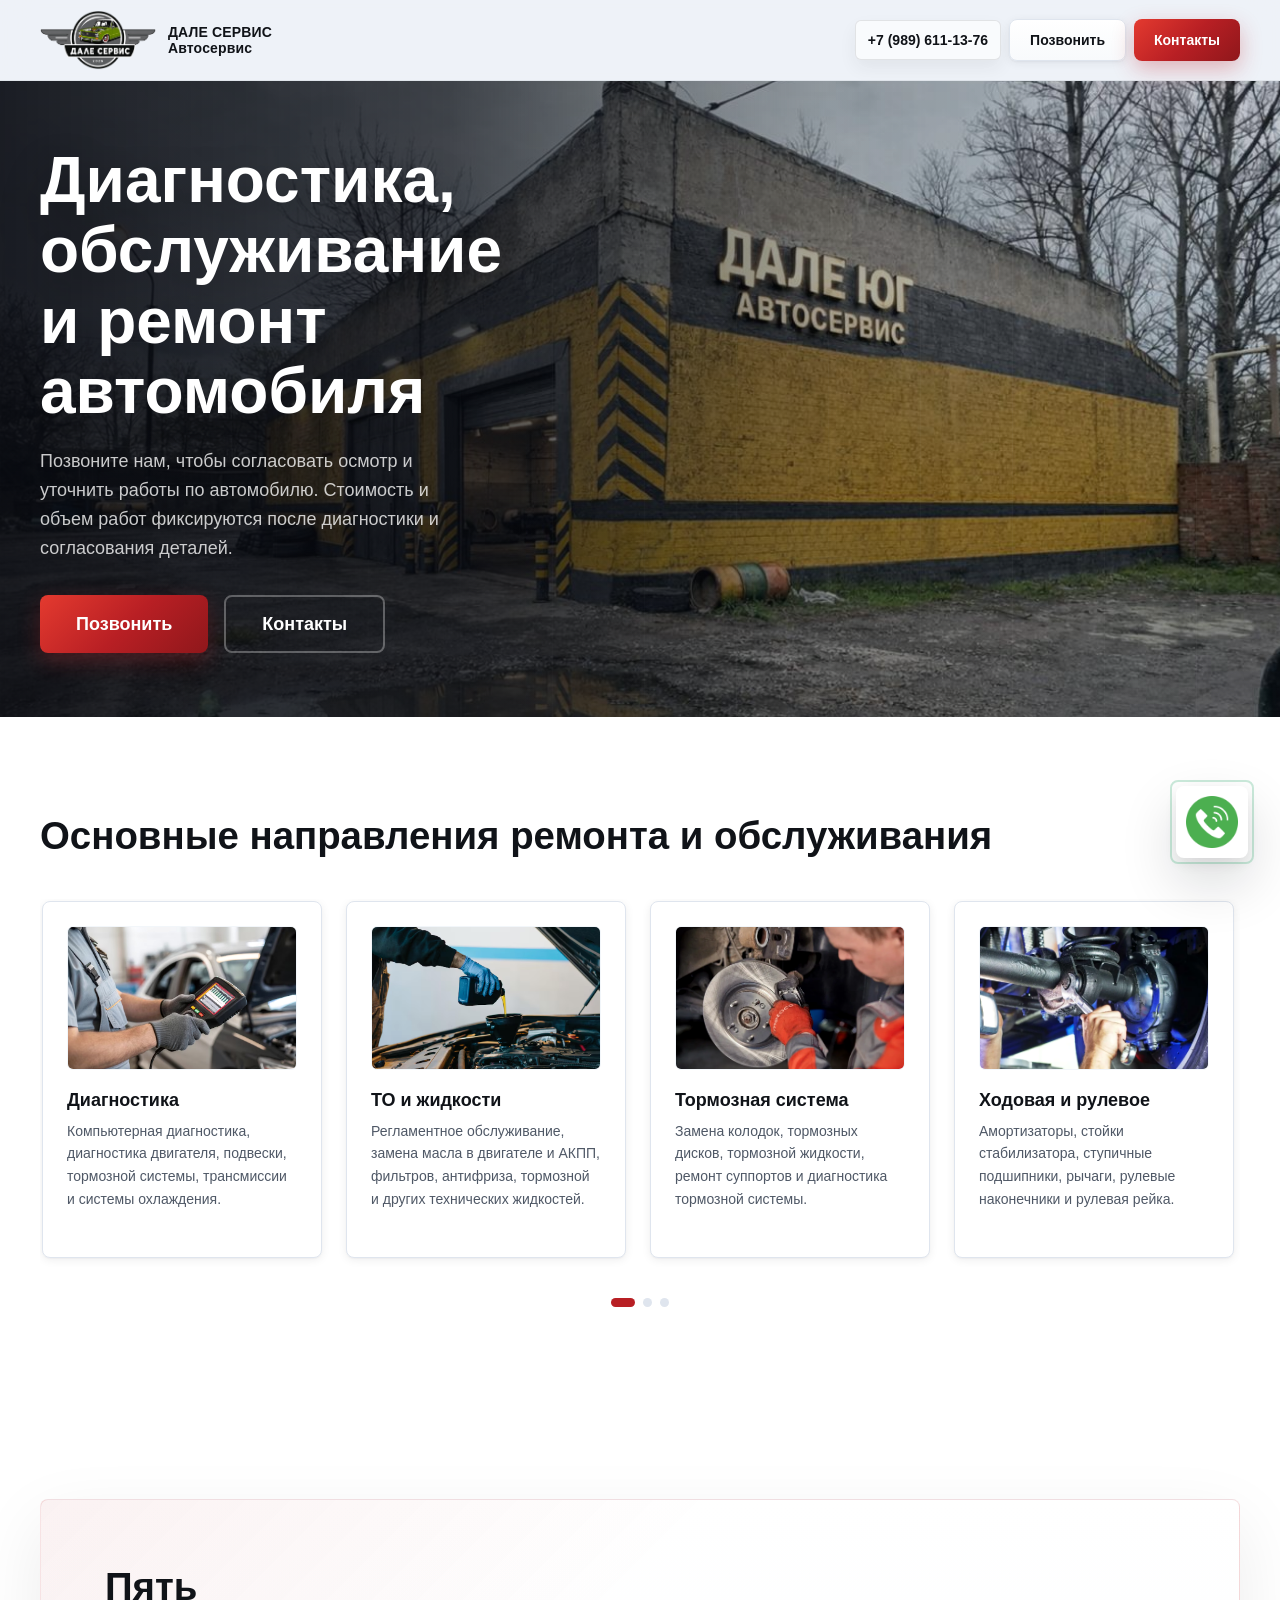
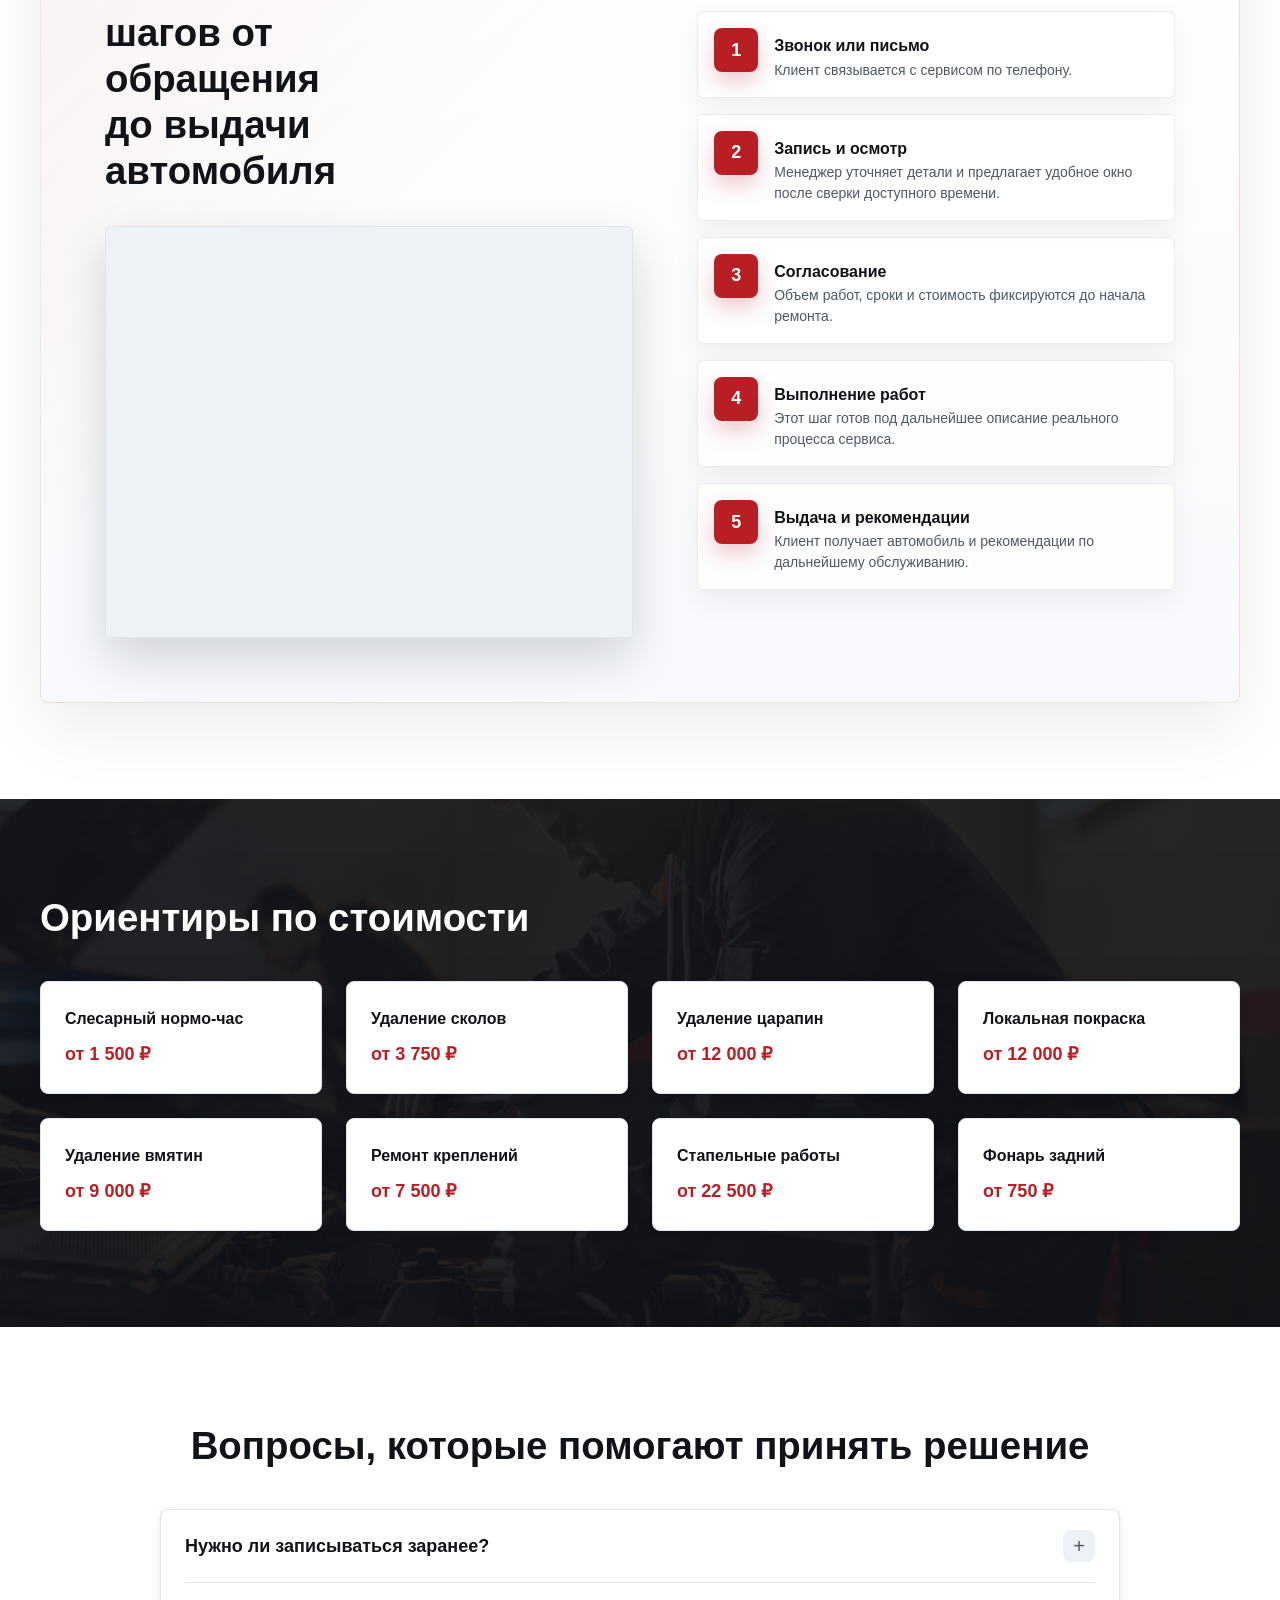
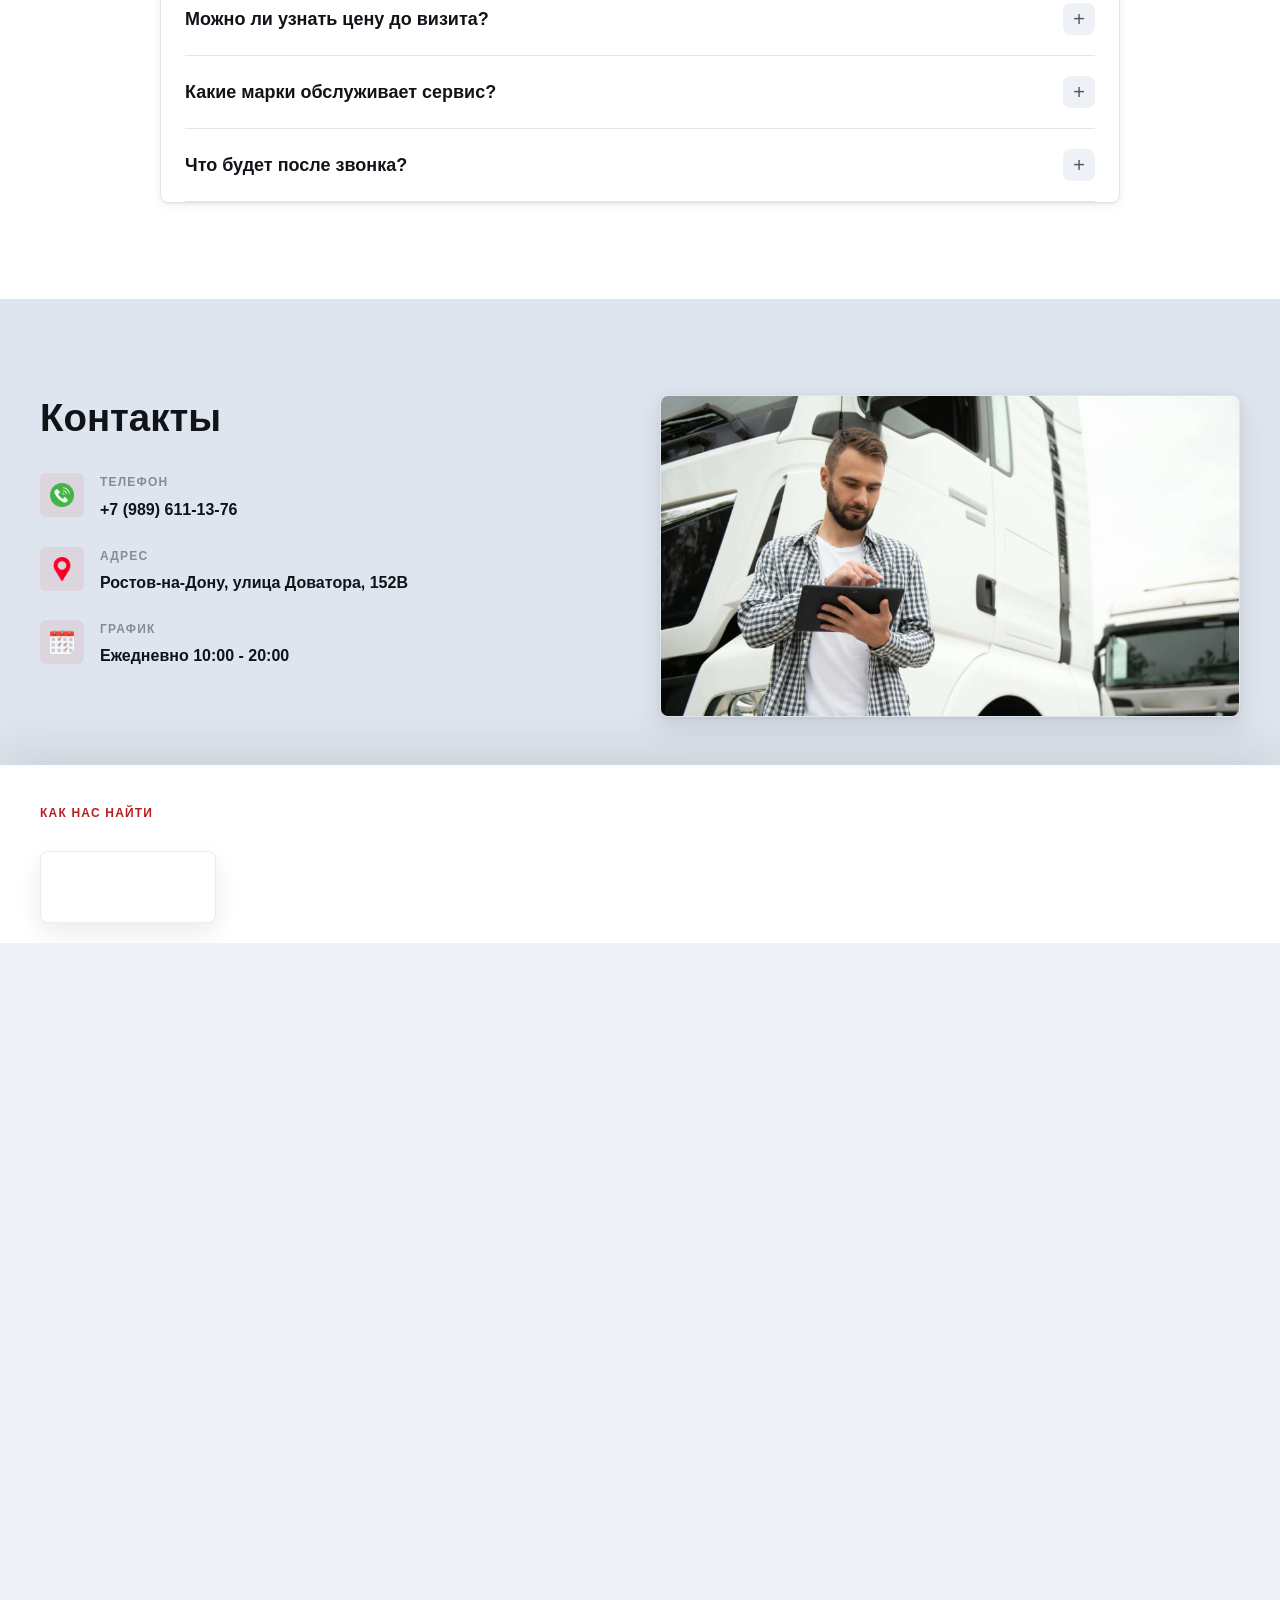
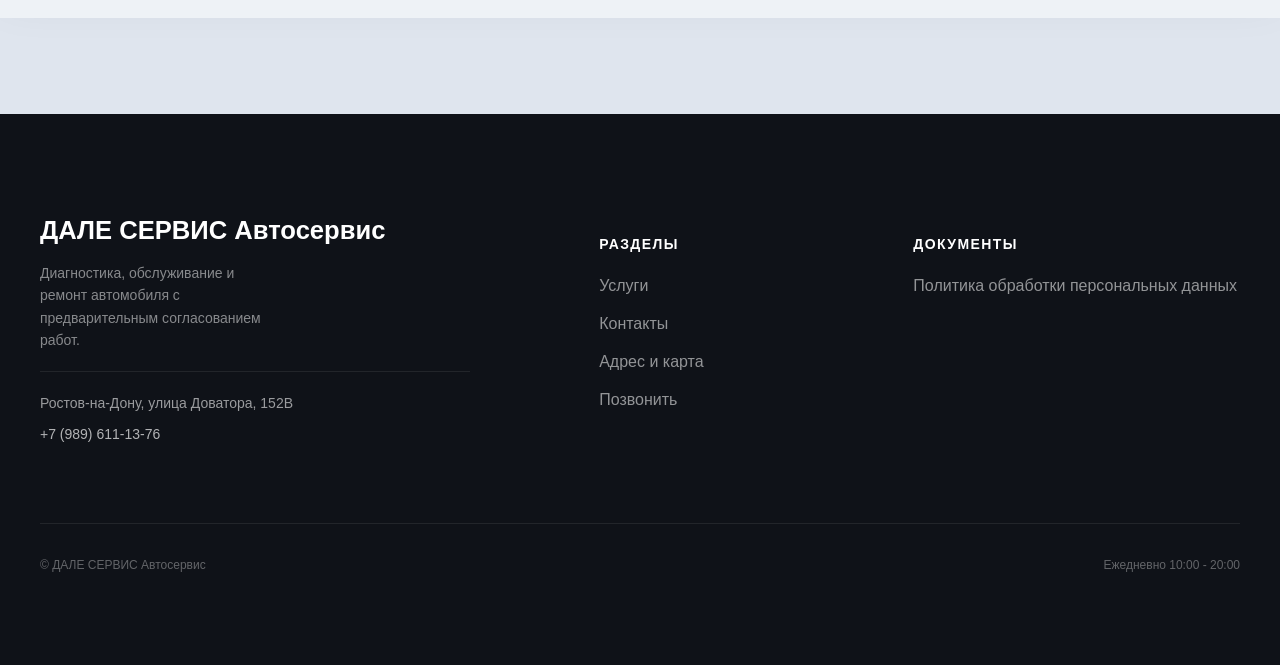
<file: index.html>
<!DOCTYPE html>
<html lang="ru">
<head>
    <meta charset="UTF-8">
    <meta name="viewport" content="width=device-width, initial-scale=1.0">
    <meta name="description" content="ДАЛЕ СЕРВИС Автосервис: диагностика, техническое обслуживание и ремонт автомобиля с предварительным согласованием работ и прямой связью по телефону.">
    <meta name="referrer" content="strict-origin-when-cross-origin">
    <meta property="og:type" content="website">
    <meta property="og:title" content="ДАЛЕ СЕРВИС Автосервис">
    <meta property="og:description" content="Диагностика, обслуживание и ремонт автомобиля с понятным согласованием работ и прямой связью по телефону.">
    <link rel="canonical" href="https://xn----7sbbiacfje5az5b1amej3r.xn--p1ai/">
    <meta property="og:url" content="https://xn----7sbbiacfje5az5b1amej3r.xn--p1ai/">
    <meta property="og:image" content="https://xn----7sbbiacfje5az5b1amej3r.xn--p1ai/images/hero-dale-yug.jpg">
    <meta name="twitter:card" content="summary_large_image">
    <meta name="twitter:title" content="ДАЛЕ СЕРВИС Автосервис">
    <meta name="twitter:description" content="Диагностика, обслуживание и ремонт автомобиля с понятным согласованием работ и прямой связью по телефону.">
    <meta name="twitter:image" content="https://xn----7sbbiacfje5az5b1amej3r.xn--p1ai/images/hero-dale-yug.jpg">
    <meta name="theme-color" content="#0f1218">
    <title>ДАЛЕ СЕРВИС Автосервис</title>
    <link rel="icon" href="favicon.ico" sizes="any">
    <link rel="icon" href="favicon.png" type="image/png">
    <link rel="apple-touch-icon" href="apple-touch-icon.png">
    <link rel="manifest" href="site.webmanifest">
    <link rel="preload" href="images/hero-dale-yug.jpg" as="image" type="image/jpeg">
    <link rel="stylesheet" href="styles/tokens.css">
    <link rel="stylesheet" href="styles/base.css">
    <link rel="stylesheet" href="styles/layout.css">
    <link rel="stylesheet" href="styles/components.css">
    <link rel="stylesheet" href="styles/sections.css">
    <link rel="stylesheet" href="styles/utilities.css">
    <script type="text/javascript">
        (function(m,e,t,r,i,k,a){m[i]=m[i]||function(){(m[i].a=m[i].a||[]).push(arguments)};
        m[i].l=1*new Date();
        for (var j = 0; j < document.scripts.length; j++) { if (document.scripts[j].src === r) { return; } }
        k=e.createElement(t),a=e.getElementsByTagName(t)[0],k.async=1,k.src=r,a.parentNode.insertBefore(k,a);})
        (window, document, "script", "https://mc.yandex.ru/metrika/tag.js", "ym");

        ym(108483543, "init", {
            clickmap:true,
            trackLinks:true,
            accurateTrackBounce:true
        });
    </script>
</head>
<body>
    <noscript><div><img src="https://mc.yandex.ru/watch/108483543" style="position:absolute; left:-9999px;" alt=""></div></noscript>
    <a class="u-skip-link" href="#main">Перейти к содержимому</a>

    <header class="s-header" aria-label="Шапка сайта">
        <div class="l-container s-header__inner">
            <a class="s-header__brand" href="#top" aria-label="ДАЛЕ СЕРВИС Автосервис">
                <img class="s-header__logo" src="assets/images/avtoservis-logo.png" width="2028" height="1039" alt="Логотип ДАЛЕ СЕРВИС" decoding="async">
                <span class="s-header__company">ДАЛЕ СЕРВИС<br>Автосервис</span>
            </a>

            <div class="s-header__actions">
                <a class="s-header__phone" href="tel:+79896111376">+7 (989) 611-13-76</a>
                <a class="c-button c-button--secondary c-button--sm s-header__cta" href="tel:+79896111376">Позвонить</a>
                <a class="c-button c-button--primary c-button--sm s-header__cta" href="#contact">Контакты</a>
            </div>
        </div>
    </header>

    <main id="main">
        <section id="top" class="s-hero" aria-labelledby="hero-title">
            <div class="s-hero__bg" aria-hidden="true">
                <img src="images/hero-dale-yug.jpg" alt="" width="1280" height="722" decoding="async">
            </div>
            <div class="s-hero__overlay" aria-hidden="true"></div>
            <div class="l-container">
                <div class="s-hero__content js-reveal">
                    <h1 id="hero-title" class="s-hero__title">Диагностика, обслуживание и ремонт автомобиля</h1>
                    <p class="s-hero__lead">
                        Позвоните нам, чтобы согласовать осмотр и уточнить работы по автомобилю. Стоимость и объем работ фиксируются после диагностики и согласования деталей.
                    </p>
                    <div class="s-hero__actions">
                        <a class="c-button c-button--primary c-button--lg" href="tel:+79896111376">Позвонить</a>
                        <a class="c-button c-button--ghost c-button--lg" href="#contact">Контакты</a>
                    </div>
                </div>
            </div>
        </section>

        <section id="services" class="l-section l-section--surface s-services" aria-labelledby="services-title">
            <div class="l-container">
                <div class="l-section__head">
                    <h2 id="services-title" class="l-section__title">Основные направления ремонта и обслуживания</h2>
                </div>

                <div class="s-services__slider js-services-slider">
                    <div class="s-services__track" tabindex="0" aria-label="Список услуг автосервиса">
                    <article class="c-card s-services__slide js-reveal">
                        <img class="c-card__media" src="images/service-diagnostics.avif" alt="Диагностика автомобиля" loading="lazy" decoding="async">
                        <h3 class="c-card__title">Диагностика</h3>
                        <p class="c-card__text">Компьютерная диагностика, диагностика двигателя, подвески, тормозной системы, трансмиссии и системы охлаждения.</p>
                    </article>
                    <article class="c-card s-services__slide js-reveal" data-delay="1">
                        <img class="c-card__media" src="images/service-oil-change.avif" alt="Замена масла и технических жидкостей" loading="lazy" decoding="async">
                        <h3 class="c-card__title">ТО и жидкости</h3>
                        <p class="c-card__text">Регламентное обслуживание, замена масла в двигателе и АКПП, фильтров, антифриза, тормозной и других технических жидкостей.</p>
                    </article>
                    <article class="c-card s-services__slide js-reveal" data-delay="2">
                        <img class="c-card__media" src="images/service-brakes.webp" alt="Обслуживание тормозной системы" loading="lazy" decoding="async">
                        <h3 class="c-card__title">Тормозная система</h3>
                        <p class="c-card__text">Замена колодок, тормозных дисков, тормозной жидкости, ремонт суппортов и диагностика тормозной системы.</p>
                    </article>
                    <article class="c-card s-services__slide js-reveal" data-delay="3">
                        <img class="c-card__media" src="images/service-suspension-steering.webp" alt="Ремонт ходовой и рулевого управления" loading="lazy" decoding="async">
                        <h3 class="c-card__title">Ходовая и рулевое</h3>
                        <p class="c-card__text">Амортизаторы, стойки стабилизатора, ступичные подшипники, рычаги, рулевые наконечники и рулевая рейка.</p>
                    </article>
                    <article class="c-card s-services__slide js-reveal">
                        <img class="c-card__media" src="images/service-timing-belt.webp" alt="Работы с двигателем и агрегатами" loading="lazy" decoding="async">
                        <h3 class="c-card__title">Двигатель и агрегаты</h3>
                        <p class="c-card__text">Замена ГРМ, приводного ремня, обслуживание системы охлаждения, ремонт двигателя, трансмиссии и связанных агрегатов.</p>
                    </article>
                    <article class="c-card s-services__slide js-reveal" data-delay="1">
                        <img class="c-card__media" src="images/service-electrical.jpg" width="960" height="549" alt="Диагностика и ремонт электросистем" loading="lazy" decoding="async">
                        <h3 class="c-card__title">Автоэлектрика</h3>
                        <p class="c-card__text">Диагностика и ремонт электросистем, электропроводки, датчиков, ошибок и электронных систем автомобиля.</p>
                    </article>
                    <article class="c-card s-services__slide js-reveal" data-delay="2">
                        <img class="c-card__media" src="images/service-alignment.jpg" width="1600" height="1067" alt="Сход-развал и обслуживание колес" loading="lazy" decoding="async">
                        <h3 class="c-card__title">Сход-развал и колеса</h3>
                        <p class="c-card__text">Сход-развал, шиномонтаж, балансировка и хранение шин. Если задача отличается, расскажите о симптомах по телефону.</p>
                    </article>
                    <article class="c-card s-services__slide js-reveal" data-delay="3">
                        <img class="c-card__media" src="images/service-bodywork.jpg" width="1000" height="667" alt="Кузовные работы" loading="lazy" decoding="async">
                        <h3 class="c-card__title">Кузовные работы</h3>
                        <p class="c-card__text">Сколы, царапины, вмятины, крепления, стекла и элементы кузова. Для первичной оценки опишите повреждение по телефону.</p>
                    </article>
                    </div>
                    <div class="s-services__dots" role="tablist" aria-label="Переключение услуг"></div>
                </div>
            </div>
        </section>

        <section id="process" class="l-section l-section--surface s-process" aria-labelledby="process-title">
            <div class="l-container">
                <div class="l-grid l-grid--6-4 s-process__grid">
                    <div class="s-process__intro">
                        <h2 id="process-title" class="l-section__title">Пять шагов от обращения до выдачи автомобиля</h2>
                        <div class="s-process__media js-reveal">
                            <img src="images/approach-workflow.webp" width="1024" height="576" alt="Автомобиль на подъемнике в автосервисе" loading="lazy" decoding="async">
                        </div>
                    </div>
                    <div class="s-process__list">
                        <article class="c-process-step js-reveal">
                            <span class="c-process-step__num">1</span>
                            <div class="c-process-step__body">
                                <h3 class="c-process-step__title">Звонок или письмо</h3>
                                <p class="c-process-step__text">Клиент связывается с сервисом по телефону.</p>
                            </div>
                        </article>
                        <article class="c-process-step js-reveal" data-delay="1">
                            <span class="c-process-step__num">2</span>
                            <div class="c-process-step__body">
                                <h3 class="c-process-step__title">Запись и осмотр</h3>
                                <p class="c-process-step__text">Менеджер уточняет детали и предлагает удобное окно после сверки доступного времени.</p>
                            </div>
                        </article>
                        <article class="c-process-step js-reveal" data-delay="2">
                            <span class="c-process-step__num">3</span>
                            <div class="c-process-step__body">
                                <h3 class="c-process-step__title">Согласование</h3>
                                <p class="c-process-step__text">Объем работ, сроки и стоимость фиксируются до начала ремонта.</p>
                            </div>
                        </article>
                        <article class="c-process-step js-reveal" data-delay="3">
                            <span class="c-process-step__num">4</span>
                            <div class="c-process-step__body">
                                <h3 class="c-process-step__title">Выполнение работ</h3>
                                <p class="c-process-step__text">Этот шаг готов под дальнейшее описание реального процесса сервиса.</p>
                            </div>
                        </article>
                        <article class="c-process-step js-reveal" data-delay="4">
                            <span class="c-process-step__num">5</span>
                            <div class="c-process-step__body">
                                <h3 class="c-process-step__title">Выдача и рекомендации</h3>
                                <p class="c-process-step__text">Клиент получает автомобиль и рекомендации по дальнейшему обслуживанию.</p>
                            </div>
                        </article>
                    </div>
                </div>
            </div>
        </section>

        <section class="l-section l-section--dark s-pricing" aria-labelledby="pricing-title">
            <div class="l-container">
                <div class="l-section__head">
                    <h2 id="pricing-title" class="l-section__title u-color-white">Ориентиры по стоимости</h2>
                </div>
                <div class="s-pricing__grid">
                    <div class="s-pricing__item">
                        <span class="s-pricing__name">Слесарный нормо-час</span>
                        <span class="s-pricing__price">от 1 500 ₽</span>
                    </div>
                    <div class="s-pricing__item">
                        <span class="s-pricing__name">Удаление сколов</span>
                        <span class="s-pricing__price">от 3 750 ₽</span>
                    </div>
                    <div class="s-pricing__item">
                        <span class="s-pricing__name">Удаление царапин</span>
                        <span class="s-pricing__price">от 12 000 ₽</span>
                    </div>
                    <div class="s-pricing__item">
                        <span class="s-pricing__name">Локальная покраска</span>
                        <span class="s-pricing__price">от 12 000 ₽</span>
                    </div>
                    <div class="s-pricing__item">
                        <span class="s-pricing__name">Удаление вмятин</span>
                        <span class="s-pricing__price">от 9 000 ₽</span>
                    </div>
                    <div class="s-pricing__item">
                        <span class="s-pricing__name">Ремонт креплений</span>
                        <span class="s-pricing__price">от 7 500 ₽</span>
                    </div>
                    <div class="s-pricing__item">
                        <span class="s-pricing__name">Стапельные работы</span>
                        <span class="s-pricing__price">от 22 500 ₽</span>
                    </div>
                    <div class="s-pricing__item">
                        <span class="s-pricing__name">Фонарь задний</span>
                        <span class="s-pricing__price">от 750 ₽</span>
                    </div>
                </div>
            </div>
        </section>

        <section id="faq" class="l-section l-section--surface" aria-labelledby="faq-title">
            <div class="l-container l-container--narrow">
                <div class="l-section__head l-section__head--center">
                    <h2 id="faq-title" class="l-section__title">Вопросы, которые помогают принять решение</h2>
                </div>
                <div class="s-faq">
                    <article class="c-faq-item js-reveal">
                        <button class="c-faq-item__question" type="button" aria-expanded="false">
                            <span>Нужно ли записываться заранее?</span>
                            <span class="c-faq-item__icon" aria-hidden="true">+</span>
                        </button>
                        <div class="c-faq-item__answer">
                            <p>Да, запись нужна, чтобы согласовать удобное время и подготовиться к осмотру автомобиля.</p>
                        </div>
                    </article>
                    <article class="c-faq-item js-reveal" data-delay="1">
                        <button class="c-faq-item__question" type="button" aria-expanded="false">
                            <span>Можно ли узнать цену до визита?</span>
                            <span class="c-faq-item__icon" aria-hidden="true">+</span>
                        </button>
                        <div class="c-faq-item__answer">
                            <p>Можно дать ориентир по категории работ, но корректную стоимость лучше фиксировать после осмотра и согласования деталей.</p>
                        </div>
                    </article>
                    <article class="c-faq-item js-reveal" data-delay="2">
                        <button class="c-faq-item__question" type="button" aria-expanded="false">
                            <span>Какие марки обслуживает сервис?</span>
                            <span class="c-faq-item__icon" aria-hidden="true">+</span>
                        </button>
                        <div class="c-faq-item__answer">
                            <p>Марку и модель лучше сообщить по телефону. Так сервис сможет быстрее уточнить задачу и следующий шаг.</p>
                        </div>
                    </article>
                    <article class="c-faq-item js-reveal" data-delay="3">
                        <button class="c-faq-item__question" type="button" aria-expanded="false">
                            <span>Что будет после звонка?</span>
                            <span class="c-faq-item__icon" aria-hidden="true">+</span>
                        </button>
                        <div class="c-faq-item__answer">
                            <p>После звонка сервис уточняет задачу, согласует удобное время осмотра и следующий шаг по автомобилю.</p>
                        </div>
                    </article>
                </div>
            </div>
        </section>

        <section id="contact" class="l-section l-section--soft s-contact" aria-labelledby="contact-title">
            <div class="l-container">
                <div class="s-contact__grid">
                    <div>
                        <h2 id="contact-title" class="l-section__title">Контакты</h2>
                        <div class="s-contact__info u-mt-8">
                            <div class="s-contact__item">
                                <span class="s-contact__icon" aria-hidden="true"><img src="images/icon-phone-call.png" width="512" height="512" alt=""></span>
                                <div>
                                    <p class="s-contact__label">Телефон</p>
                                    <p class="s-contact__value" data-bind="contact.primaryPhone"><a href="tel:+79896111376">+7 (989) 611-13-76</a></p>
                                </div>
                            </div>
                            <div class="s-contact__item">
                                <span class="s-contact__icon" aria-hidden="true"><img src="images/icon-address.png" width="512" height="512" alt=""></span>
                                <div>
                                    <p class="s-contact__label">Адрес</p>
                                    <p class="s-contact__value" data-bind="contact.address"><a href="https://yandex.ru/maps/-/CPrmMSiM" target="_blank" rel="noreferrer">Ростов-на-Дону, улица Доватора, 152В</a></p>
                                </div>
                            </div>
                            <div class="s-contact__item">
                                <span class="s-contact__icon" aria-hidden="true"><img src="images/icon-hours.png" width="512" height="512" alt=""></span>
                                <div>
                                    <p class="s-contact__label">График</p>
                                    <p class="s-contact__value" data-bind="contact.workingHours">Ежедневно 10:00 - 20:00</p>
                                </div>
                            </div>
                        </div>
                    </div>

                    <div id="lead" class="s-lead-form c-card s-contact-request s-contact-request--photo" aria-label="Фото автосервиса">
                        <img src="images/contact-side-photo.jpg" width="943" height="490" alt="Специалист рядом с грузовым автомобилем" loading="lazy" decoding="async">
                    </div>
                </div>

                <div id="map" class="s-contact__map-panel js-reveal" aria-labelledby="map-eyebrow">
                    <div class="s-contact__map-copy">
                        <span id="map-eyebrow" class="l-section__eyebrow">Как нас найти</span>
                        <div class="s-contact__rating-badge">
                            <iframe src="https://yandex.ru/sprav/widget/rating-badge/229333395853?type=rating" width="150" height="50" frameborder="0" loading="lazy" title="Яндекс рейтинг"></iframe>
                        </div>
                    </div>
                    <div class="s-contact__map">
                        <iframe src="https://yandex.ru/map-widget/v1/?from=mapframe&ll=39.594809%2C47.239560&mode=search&oid=229333395853&ol=biz&utm_source=share&z=17" title="Яндекс Карты: ДАЛЕ СЕРВИС Автосервис" loading="lazy" referrerpolicy="no-referrer-when-downgrade"></iframe>
                    </div>
                </div>
            </div>
        </section>
    </main>

    <footer class="s-footer">
        <div class="l-container">
            <div class="s-footer__grid">
                <div class="s-footer__brand">
                    <p class="s-footer__brand-name">ДАЛЕ СЕРВИС Автосервис</p>
                    <p class="s-footer__brand-desc">Диагностика, обслуживание и ремонт автомобиля с предварительным согласованием работ.</p>
                    <div class="s-footer__contacts">
                        <span>Ростов-на-Дону, улица Доватора, 152В</span>
                        <a href="tel:+79896111376">+7 (989) 611-13-76</a>
                    </div>
                </div>
                <div>
                    <h2 class="s-footer__column-title">Разделы</h2>
                    <nav class="s-footer__links" aria-label="Навигация в подвале">
                        <a href="#services">Услуги</a>
                        <a href="#contact">Контакты</a>
                        <a href="https://yandex.ru/maps/-/CPrmMSiM" target="_blank" rel="noreferrer">Адрес и карта</a>
                        <a href="tel:+79896111376">Позвонить</a>
                    </nav>
                </div>
                <div>
                    <h2 class="s-footer__column-title">Документы</h2>
                    <nav class="s-footer__links" aria-label="Документы">
                        <a href="personal-data.html">Политика обработки персональных данных</a>
                    </nav>
                </div>
            </div>
            <div class="s-footer__bottom">
                <span>© ДАЛЕ СЕРВИС Автосервис</span>
                <span>Ежедневно 10:00 - 20:00</span>
            </div>
        </div>
    </footer>

    <div class="s-floating-contact" aria-label="Быстрые контакты">
        <button class="s-floating-contact__trigger js-contact-open" type="button" aria-label="Открыть контакты" aria-haspopup="dialog" aria-controls="contact-dialog">
            <span class="s-floating-contact__icon" aria-hidden="true">
                <img src="images/icon-floating-phone.png" width="512" height="512" alt="">
            </span>
        </button>
    </div>

    <div class="s-contact-modal js-contact-modal" hidden>
        <div class="s-contact-modal__backdrop js-contact-close" aria-hidden="true"></div>
        <div id="contact-dialog" class="s-contact-modal__dialog" role="dialog" aria-modal="true" aria-labelledby="contact-dialog-title">
            <button class="s-contact-modal__close js-contact-close" type="button" aria-label="Закрыть окно">×</button>
            <h2 id="contact-dialog-title">Связаться</h2>
            <p class="s-contact-modal__lead">Выберите удобный способ связи.</p>
            <div class="s-contact-modal__grid">
                <a class="s-contact-modal__item s-contact-modal__item--phone" href="tel:+79896111376" aria-label="Позвонить по номеру +7 989 611 13 76">
                    <span class="s-contact-modal__item-icon" aria-hidden="true">
                        <img src="images/icon-phone-call.png" width="512" height="512" alt="">
                    </span>
                    <span class="s-contact-modal__item-body">
                        <span class="s-contact-modal__item-label">Быстрый звонок</span>
                        <strong>+7 (989) 611-13-76</strong>
                    </span>
                    <span class="s-contact-modal__item-arrow" aria-hidden="true">→</span>
                </a>
                <a class="s-contact-modal__item s-contact-modal__item--request" href="https://yandex.ru/maps/-/CPrmMSiM" target="_blank" rel="noreferrer">
                    <span class="s-contact-modal__item-body">
                        <span class="s-contact-modal__item-label">Маршрут и адрес</span>
                        <strong>Как нас найти</strong>
                    </span>
                    <span class="s-contact-modal__item-arrow" aria-hidden="true">→</span>
                </a>
            </div>
        </div>
    </div>

    <aside class="s-talk-widget js-talk-widget" aria-labelledby="talk-widget-title" hidden>
        <div class="s-talk-widget__backdrop js-talk-close" aria-hidden="true"></div>
        <div class="s-talk-widget__dialog" role="dialog" aria-modal="true">
            <button class="s-talk-widget__close js-talk-close" type="button" aria-label="Закрыть виджет">×</button>
            <div class="s-talk-widget__portrait">
                <img src="images/contact-person.png" alt="" loading="lazy" decoding="async">
            </div>
            <div class="s-talk-widget__content">
                <h2 id="talk-widget-title">Позвоните, мы на связи</h2>
                <div class="s-talk-widget__actions">
                    <a class="c-button c-button--primary c-button--lg" href="tel:+79896111376"><span aria-hidden="true">☎</span> +7 (989) 611-13-76</a>
                    <a class="c-button c-button--secondary c-button--lg" href="https://yandex.ru/maps/-/CPrmMSiM" target="_blank" rel="noreferrer">Как нас найти</a>
                </div>
            </div>
        </div>
    </aside>

    <div class="s-cookie-notice js-cookie-notice" hidden>
        <div class="s-cookie-notice__content">
            <p class="s-cookie-notice__title">Используем файлы cookie</p>
            <p class="s-cookie-notice__text">
                Это нужно, чтобы сайт работал лучше для вас.
                Оставаясь на сайте, вы соглашаетесь с
                <a href="assets/docs/cookie-policy.pdf" target="_blank" rel="noreferrer">обработкой файлов cookie</a>.
            </p>
        </div>
        <button class="c-button c-button--secondary c-button--sm js-cookie-accept" type="button">Понятно</button>
    </div>

    <script src="scripts/app.js" defer></script>
</body>
</html>
</file>
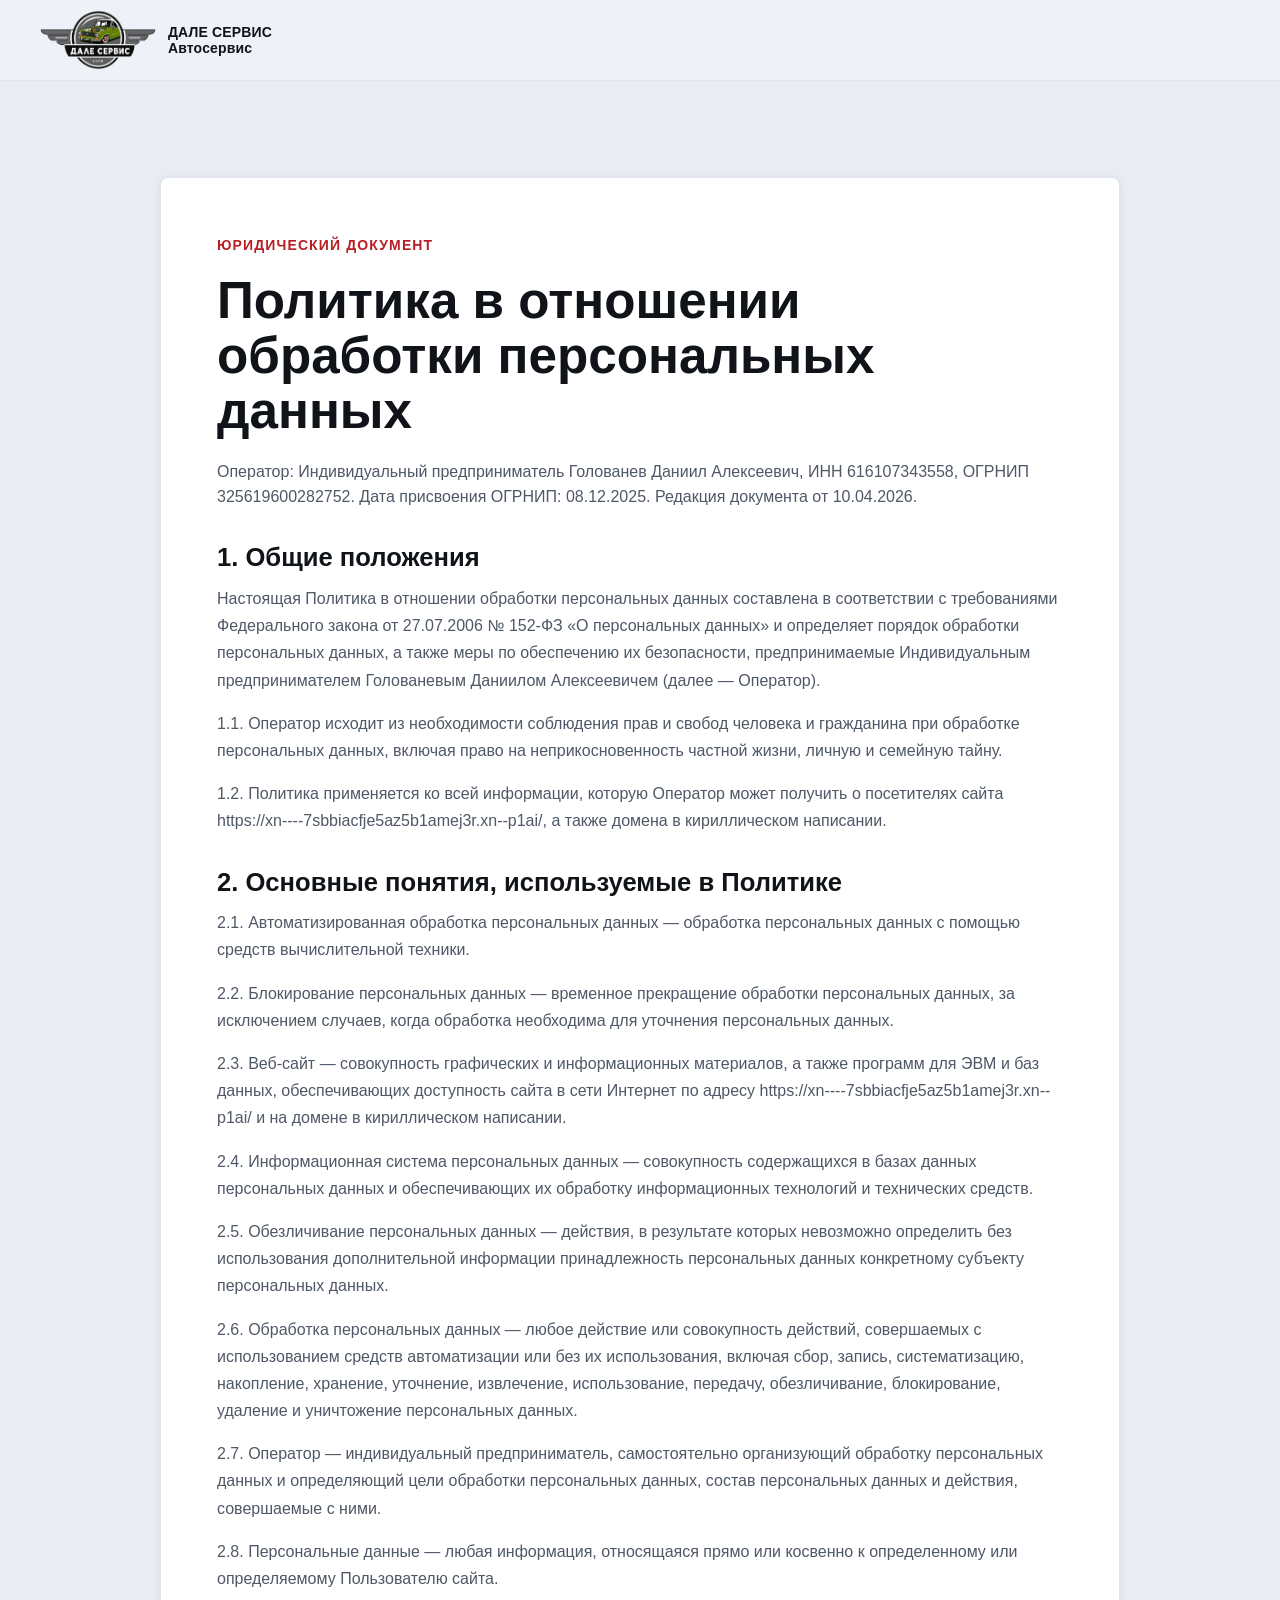
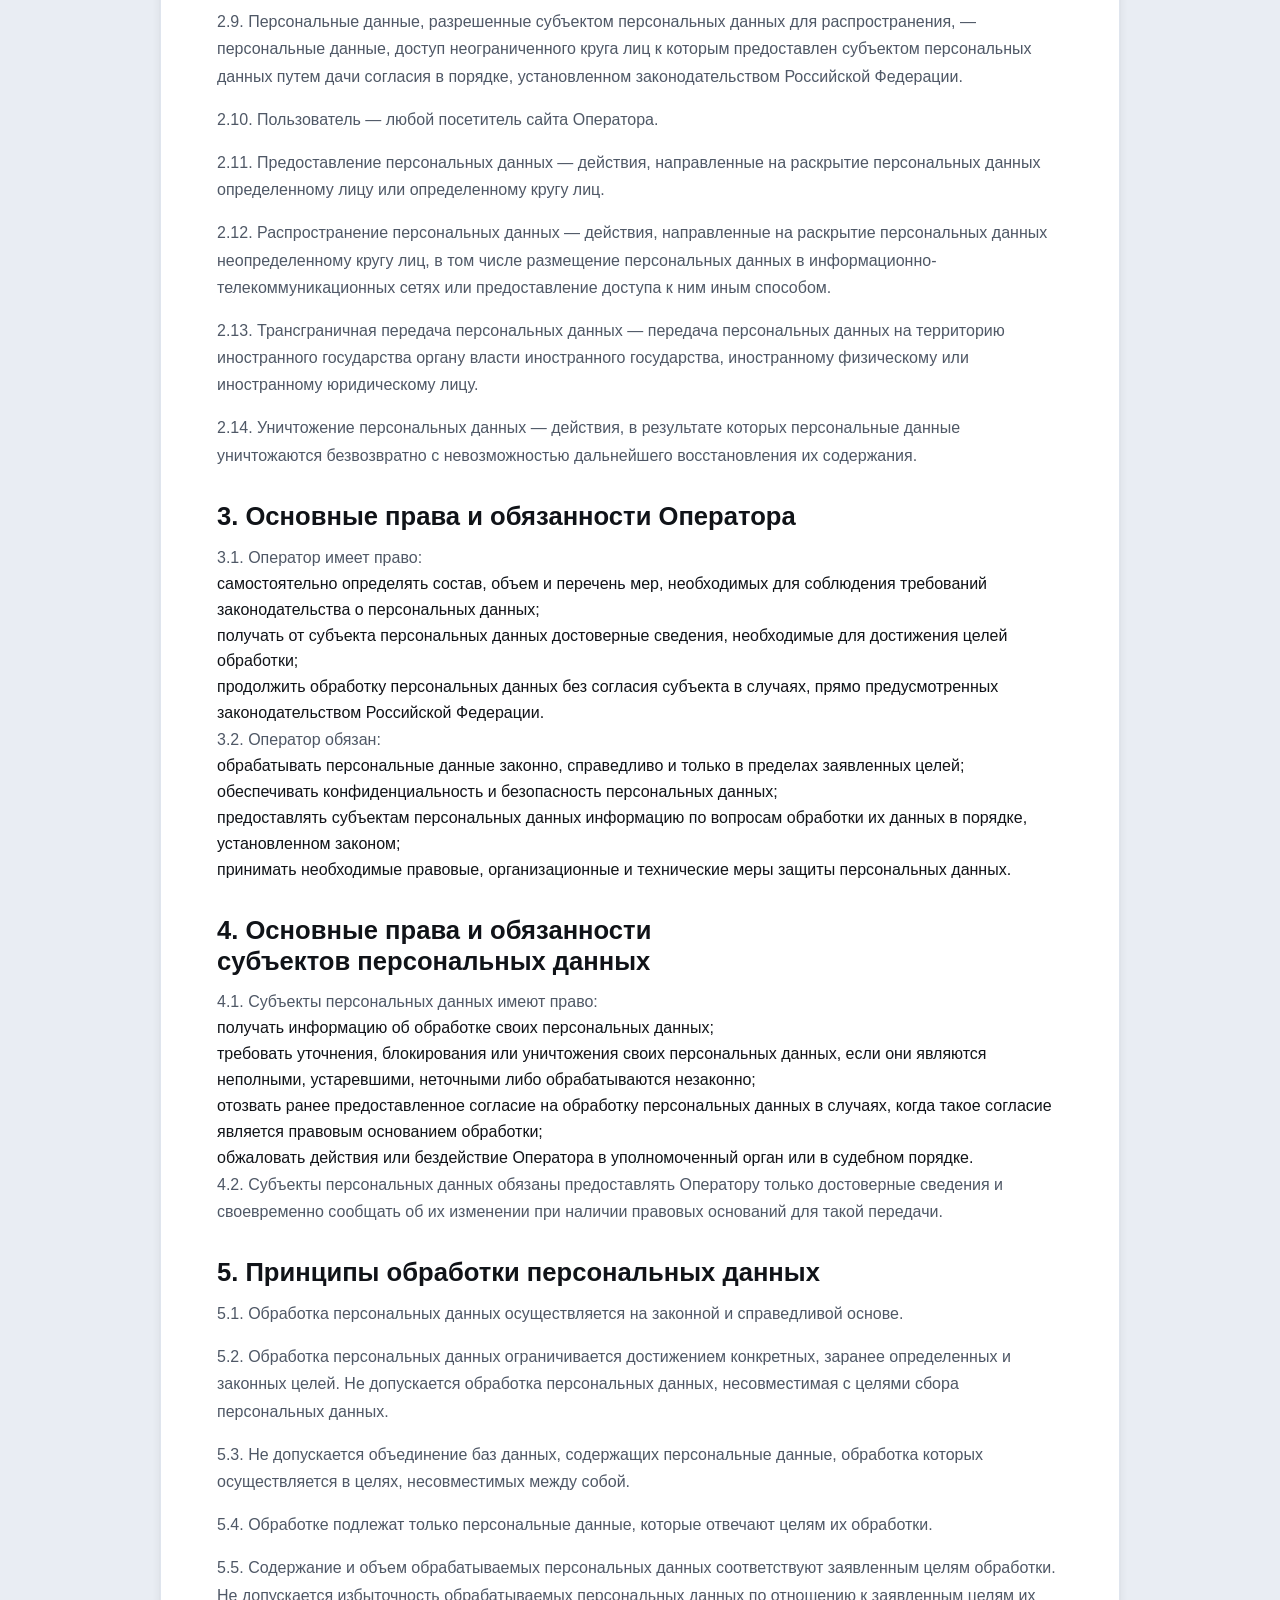
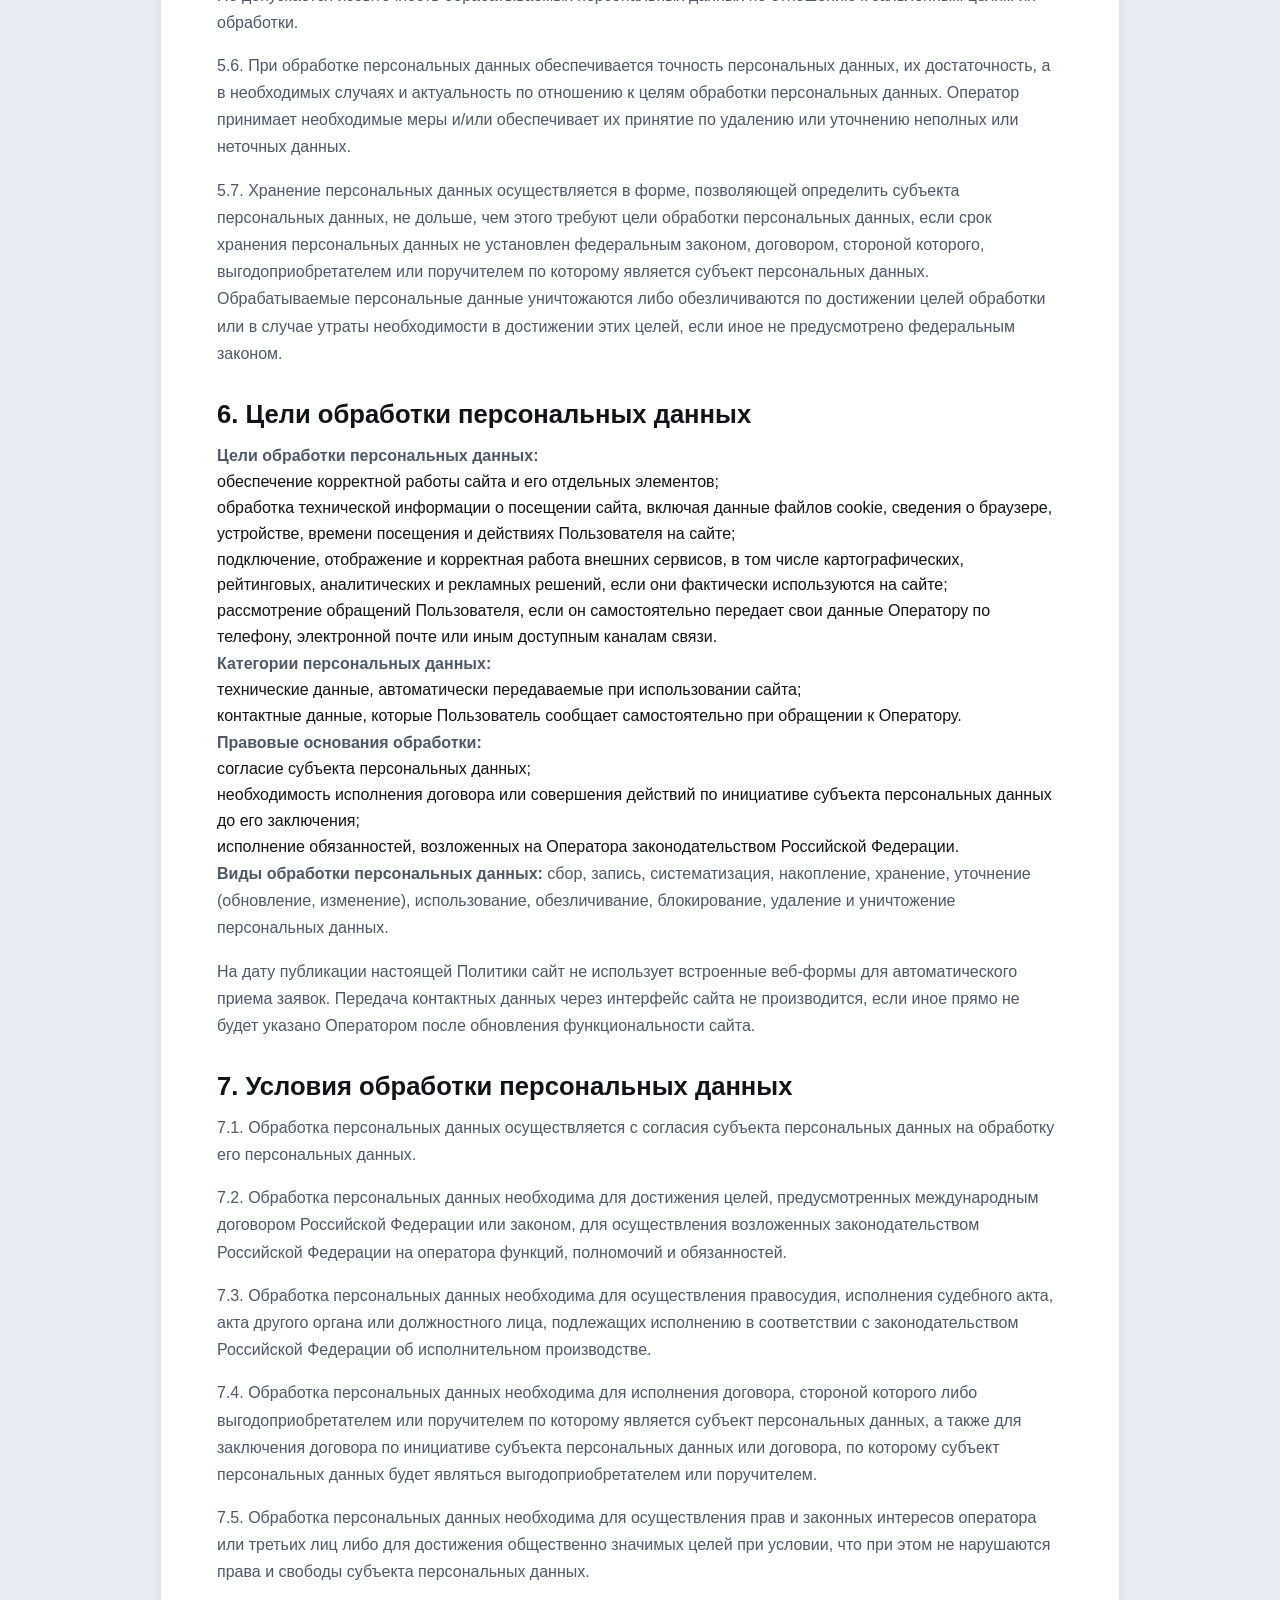
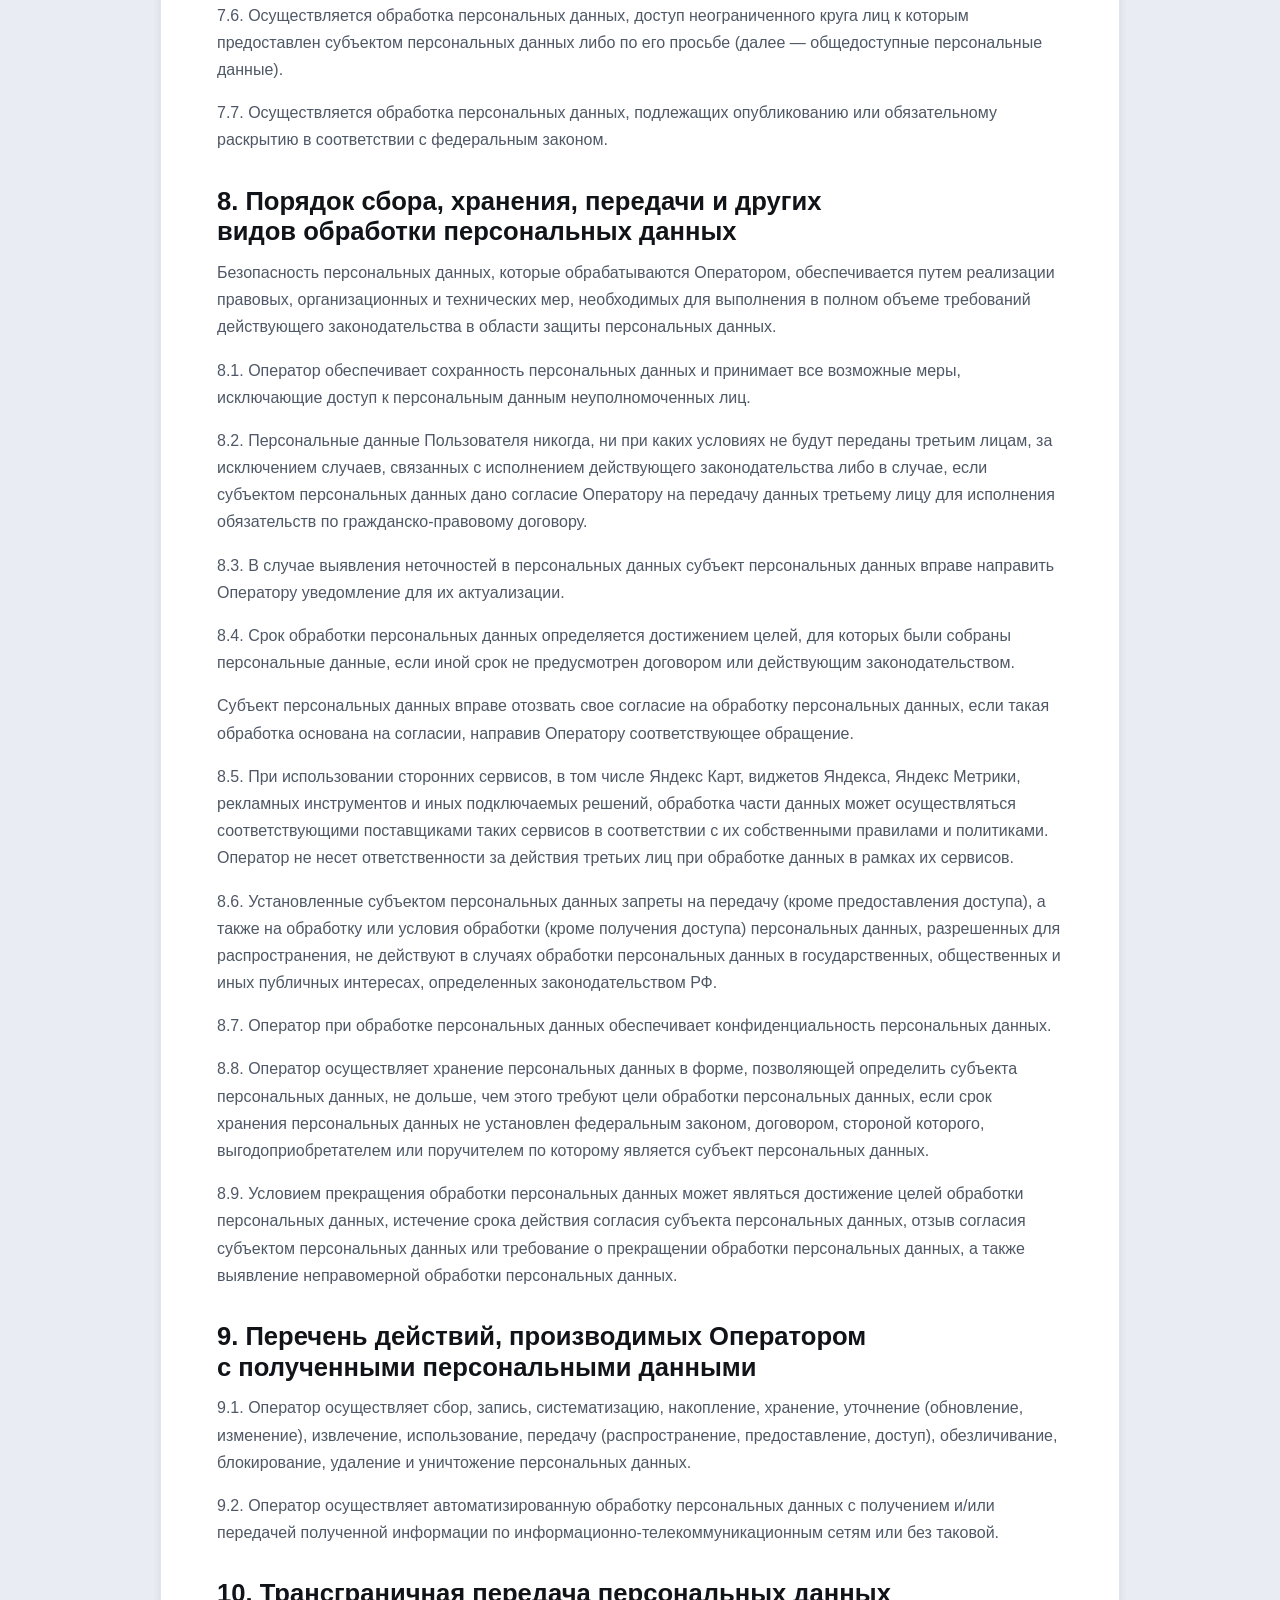
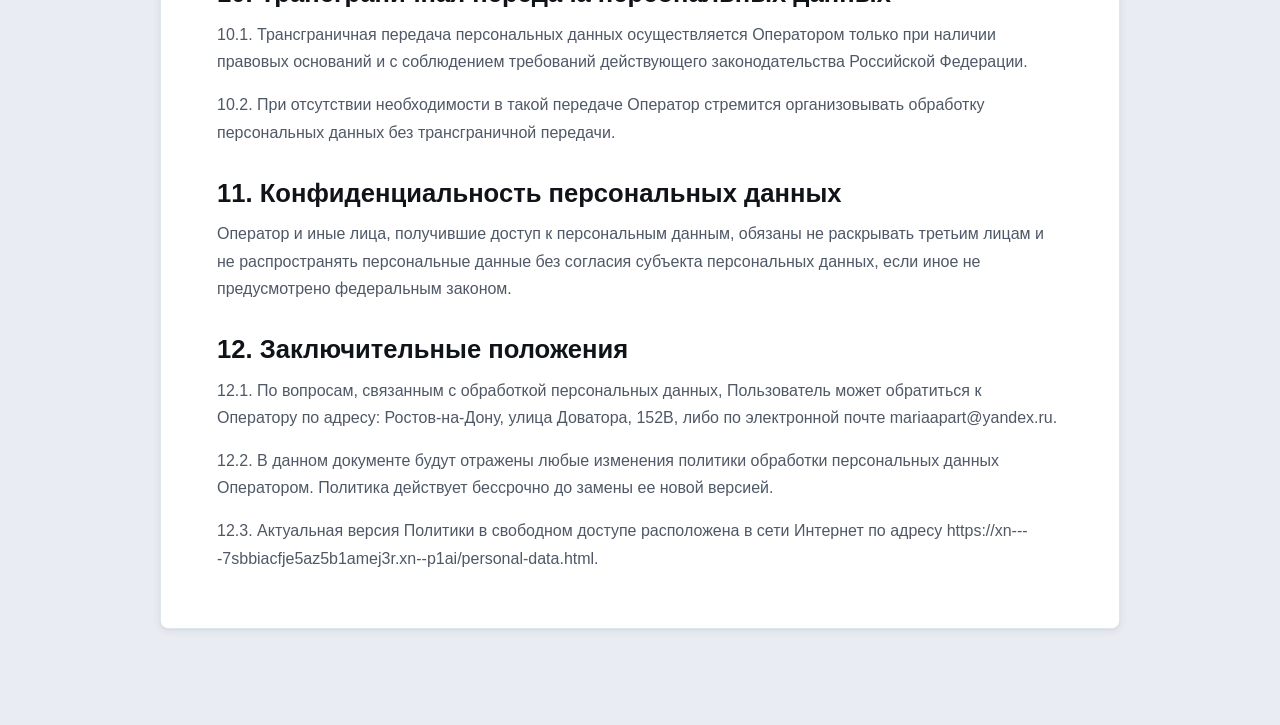
<file: personal-data.html>
<!DOCTYPE html>
<html lang="ru">
<head>
    <meta charset="UTF-8">
    <meta name="viewport" content="width=device-width, initial-scale=1.0">
    <meta name="robots" content="noindex, nofollow">
    <link rel="canonical" href="https://xn----7sbbiacfje5az5b1amej3r.xn--p1ai/personal-data.html">
    <title>ДАЛЕ СЕРВИС Автосервис</title>
    <meta name="theme-color" content="#17191d">
    <link rel="icon" href="favicon.ico" sizes="any">
    <link rel="icon" href="favicon.png" type="image/png">
    <link rel="apple-touch-icon" href="apple-touch-icon.png">
    <link rel="manifest" href="site.webmanifest">
    <link rel="stylesheet" href="styles/tokens.css">
    <link rel="stylesheet" href="styles/base.css">
    <link rel="stylesheet" href="styles/layout.css">
    <link rel="stylesheet" href="styles/components.css">
    <link rel="stylesheet" href="styles/sections.css">
    <link rel="stylesheet" href="styles/utilities.css">
    <script type="text/javascript">
        (function(m,e,t,r,i,k,a){m[i]=m[i]||function(){(m[i].a=m[i].a||[]).push(arguments)};
        m[i].l=1*new Date();
        for (var j = 0; j < document.scripts.length; j++) { if (document.scripts[j].src === r) { return; } }
        k=e.createElement(t),a=e.getElementsByTagName(t)[0],k.async=1,k.src=r,a.parentNode.insertBefore(k,a);})
        (window, document, "script", "https://mc.yandex.ru/metrika/tag.js", "ym");

        ym(108483543, "init", {
            clickmap:true,
            trackLinks:true,
            accurateTrackBounce:true
        });
    </script>
</head>
<body>
    <noscript><div><img src="https://mc.yandex.ru/watch/108483543" style="position:absolute; left:-9999px;" alt=""></div></noscript>
    <a class="u-skip-link" href="#main">Перейти к содержимому</a>
    <header class="s-header s-header--simple">
        <div class="l-container s-header__inner">
            <a class="s-header__brand" href="index.html" aria-label="На главную">
                <img class="s-header__logo" src="assets/images/avtoservis-logo.png" width="2028" height="1039" alt="Логотип ДАЛЕ СЕРВИС" decoding="async">
                <span class="s-header__company">ДАЛЕ СЕРВИС<br>Автосервис</span>
            </a>
        </div>
    </header>

    <main id="main" class="l-section">
        <div class="l-container l-container--narrow">
            <article class="c-card s-legal s-legal-document">
                <p class="s-legal-document__eyebrow">Юридический документ</p>
                <h1>Политика в отношении обработки персональных данных</h1>
                <p class="s-legal-document__meta">
                    Оператор: Индивидуальный предприниматель Голованев Даниил Алексеевич,
                    ИНН 616107343558, ОГРНИП 325619600282752. Дата присвоения ОГРНИП:
                    08.12.2025. Редакция документа от 10.04.2026.
                </p>

                <section class="s-legal-document__section">
                    <h2>1. Общие положения</h2>
                    <p>Настоящая Политика в отношении обработки персональных данных составлена в соответствии с требованиями Федерального закона от 27.07.2006 № 152-ФЗ «О персональных данных» и определяет порядок обработки персональных данных, а также меры по обеспечению их безопасности, предпринимаемые Индивидуальным предпринимателем Голованевым Даниилом Алексеевичем (далее — Оператор).</p>
                    <p>1.1. Оператор исходит из необходимости соблюдения прав и свобод человека и гражданина при обработке персональных данных, включая право на неприкосновенность частной жизни, личную и семейную тайну.</p>
                    <p>1.2. Политика применяется ко всей информации, которую Оператор может получить о посетителях сайта <a href="https://xn----7sbbiacfje5az5b1amej3r.xn--p1ai/" target="_blank" rel="noreferrer">https://xn----7sbbiacfje5az5b1amej3r.xn--p1ai/</a>, а также домена в кириллическом написании.</p>
                </section>

                <section class="s-legal-document__section">
                    <h2>2. Основные понятия, используемые в Политике</h2>
                    <p>2.1. Автоматизированная обработка персональных данных — обработка персональных данных с помощью средств вычислительной техники.</p>
                    <p>2.2. Блокирование персональных данных — временное прекращение обработки персональных данных, за исключением случаев, когда обработка необходима для уточнения персональных данных.</p>
                    <p>2.3. Веб-сайт — совокупность графических и информационных материалов, а также программ для ЭВМ и баз данных, обеспечивающих доступность сайта в сети Интернет по адресу <a href="https://xn----7sbbiacfje5az5b1amej3r.xn--p1ai/" target="_blank" rel="noreferrer">https://xn----7sbbiacfje5az5b1amej3r.xn--p1ai/</a> и на домене в кириллическом написании.</p>
                    <p>2.4. Информационная система персональных данных — совокупность содержащихся в базах данных персональных данных и обеспечивающих их обработку информационных технологий и технических средств.</p>
                    <p>2.5. Обезличивание персональных данных — действия, в результате которых невозможно определить без использования дополнительной информации принадлежность персональных данных конкретному субъекту персональных данных.</p>
                    <p>2.6. Обработка персональных данных — любое действие или совокупность действий, совершаемых с использованием средств автоматизации или без их использования, включая сбор, запись, систематизацию, накопление, хранение, уточнение, извлечение, использование, передачу, обезличивание, блокирование, удаление и уничтожение персональных данных.</p>
                    <p>2.7. Оператор — индивидуальный предприниматель, самостоятельно организующий обработку персональных данных и определяющий цели обработки персональных данных, состав персональных данных и действия, совершаемые с ними.</p>
                    <p>2.8. Персональные данные — любая информация, относящаяся прямо или косвенно к определенному или определяемому Пользователю сайта.</p>
                    <p>2.9. Персональные данные, разрешенные субъектом персональных данных для распространения, — персональные данные, доступ неограниченного круга лиц к которым предоставлен субъектом персональных данных путем дачи согласия в порядке, установленном законодательством Российской Федерации.</p>
                    <p>2.10. Пользователь — любой посетитель сайта Оператора.</p>
                    <p>2.11. Предоставление персональных данных — действия, направленные на раскрытие персональных данных определенному лицу или определенному кругу лиц.</p>
                    <p>2.12. Распространение персональных данных — действия, направленные на раскрытие персональных данных неопределенному кругу лиц, в том числе размещение персональных данных в информационно-телекоммуникационных сетях или предоставление доступа к ним иным способом.</p>
                    <p>2.13. Трансграничная передача персональных данных — передача персональных данных на территорию иностранного государства органу власти иностранного государства, иностранному физическому или иностранному юридическому лицу.</p>
                    <p>2.14. Уничтожение персональных данных — действия, в результате которых персональные данные уничтожаются безвозвратно с невозможностью дальнейшего восстановления их содержания.</p>
                </section>

                <section class="s-legal-document__section">
                    <h2>3. Основные права и обязанности Оператора</h2>
                    <p>3.1. Оператор имеет право:</p>
                    <ul>
                        <li>самостоятельно определять состав, объем и перечень мер, необходимых для соблюдения требований законодательства о персональных данных;</li>
                        <li>получать от субъекта персональных данных достоверные сведения, необходимые для достижения целей обработки;</li>
                        <li>продолжить обработку персональных данных без согласия субъекта в случаях, прямо предусмотренных законодательством Российской Федерации.</li>
                    </ul>
                    <p>3.2. Оператор обязан:</p>
                    <ul>
                        <li>обрабатывать персональные данные законно, справедливо и только в пределах заявленных целей;</li>
                        <li>обеспечивать конфиденциальность и безопасность персональных данных;</li>
                        <li>предоставлять субъектам персональных данных информацию по вопросам обработки их данных в порядке, установленном законом;</li>
                        <li>принимать необходимые правовые, организационные и технические меры защиты персональных данных.</li>
                    </ul>
                </section>

                <section class="s-legal-document__section">
                    <h2>4. Основные права и обязанности субъектов персональных данных</h2>
                    <p>4.1. Субъекты персональных данных имеют право:</p>
                    <ul>
                        <li>получать информацию об обработке своих персональных данных;</li>
                        <li>требовать уточнения, блокирования или уничтожения своих персональных данных, если они являются неполными, устаревшими, неточными либо обрабатываются незаконно;</li>
                        <li>отозвать ранее предоставленное согласие на обработку персональных данных в случаях, когда такое согласие является правовым основанием обработки;</li>
                        <li>обжаловать действия или бездействие Оператора в уполномоченный орган или в судебном порядке.</li>
                    </ul>
                    <p>4.2. Субъекты персональных данных обязаны предоставлять Оператору только достоверные сведения и своевременно сообщать об их изменении при наличии правовых оснований для такой передачи.</p>
                </section>

                <section class="s-legal-document__section">
                    <h2>5. Принципы обработки персональных данных</h2>
                    <p>5.1. Обработка персональных данных осуществляется на законной и справедливой основе.</p>
                    <p>5.2. Обработка персональных данных ограничивается достижением конкретных, заранее определенных и законных целей. Не допускается обработка персональных данных, несовместимая с целями сбора персональных данных.</p>
                    <p>5.3. Не допускается объединение баз данных, содержащих персональные данные, обработка которых осуществляется в целях, несовместимых между собой.</p>
                    <p>5.4. Обработке подлежат только персональные данные, которые отвечают целям их обработки.</p>
                    <p>5.5. Содержание и объем обрабатываемых персональных данных соответствуют заявленным целям обработки. Не допускается избыточность обрабатываемых персональных данных по отношению к заявленным целям их обработки.</p>
                    <p>5.6. При обработке персональных данных обеспечивается точность персональных данных, их достаточность, а в необходимых случаях и актуальность по отношению к целям обработки персональных данных. Оператор принимает необходимые меры и/или обеспечивает их принятие по удалению или уточнению неполных или неточных данных.</p>
                    <p>5.7. Хранение персональных данных осуществляется в форме, позволяющей определить субъекта персональных данных, не дольше, чем этого требуют цели обработки персональных данных, если срок хранения персональных данных не установлен федеральным законом, договором, стороной которого, выгодоприобретателем или поручителем по которому является субъект персональных данных. Обрабатываемые персональные данные уничтожаются либо обезличиваются по достижении целей обработки или в случае утраты необходимости в достижении этих целей, если иное не предусмотрено федеральным законом.</p>
                </section>

                <section class="s-legal-document__section">
                    <h2>6. Цели обработки персональных данных</h2>
                    <p><strong>Цели обработки персональных данных:</strong></p>
                    <ul>
                        <li>обеспечение корректной работы сайта и его отдельных элементов;</li>
                        <li>обработка технической информации о посещении сайта, включая данные файлов cookie, сведения о браузере, устройстве, времени посещения и действиях Пользователя на сайте;</li>
                        <li>подключение, отображение и корректная работа внешних сервисов, в том числе картографических, рейтинговых, аналитических и рекламных решений, если они фактически используются на сайте;</li>
                        <li>рассмотрение обращений Пользователя, если он самостоятельно передает свои данные Оператору по телефону, электронной почте или иным доступным каналам связи.</li>
                    </ul>
                    <p><strong>Категории персональных данных:</strong></p>
                    <ul>
                        <li>технические данные, автоматически передаваемые при использовании сайта;</li>
                        <li>контактные данные, которые Пользователь сообщает самостоятельно при обращении к Оператору.</li>
                    </ul>
                    <p><strong>Правовые основания обработки:</strong></p>
                    <ul>
                        <li>согласие субъекта персональных данных;</li>
                        <li>необходимость исполнения договора или совершения действий по инициативе субъекта персональных данных до его заключения;</li>
                        <li>исполнение обязанностей, возложенных на Оператора законодательством Российской Федерации.</li>
                    </ul>
                    <p><strong>Виды обработки персональных данных:</strong> сбор, запись, систематизация, накопление, хранение, уточнение (обновление, изменение), использование, обезличивание, блокирование, удаление и уничтожение персональных данных.</p>
                    <p>На дату публикации настоящей Политики сайт не использует встроенные веб-формы для автоматического приема заявок. Передача контактных данных через интерфейс сайта не производится, если иное прямо не будет указано Оператором после обновления функциональности сайта.</p>
                </section>

                <section class="s-legal-document__section">
                    <h2>7. Условия обработки персональных данных</h2>
                    <p>7.1. Обработка персональных данных осуществляется с согласия субъекта персональных данных на обработку его персональных данных.</p>
                    <p>7.2. Обработка персональных данных необходима для достижения целей, предусмотренных международным договором Российской Федерации или законом, для осуществления возложенных законодательством Российской Федерации на оператора функций, полномочий и обязанностей.</p>
                    <p>7.3. Обработка персональных данных необходима для осуществления правосудия, исполнения судебного акта, акта другого органа или должностного лица, подлежащих исполнению в соответствии с законодательством Российской Федерации об исполнительном производстве.</p>
                    <p>7.4. Обработка персональных данных необходима для исполнения договора, стороной которого либо выгодоприобретателем или поручителем по которому является субъект персональных данных, а также для заключения договора по инициативе субъекта персональных данных или договора, по которому субъект персональных данных будет являться выгодоприобретателем или поручителем.</p>
                    <p>7.5. Обработка персональных данных необходима для осуществления прав и законных интересов оператора или третьих лиц либо для достижения общественно значимых целей при условии, что при этом не нарушаются права и свободы субъекта персональных данных.</p>
                    <p>7.6. Осуществляется обработка персональных данных, доступ неограниченного круга лиц к которым предоставлен субъектом персональных данных либо по его просьбе (далее — общедоступные персональные данные).</p>
                    <p>7.7. Осуществляется обработка персональных данных, подлежащих опубликованию или обязательному раскрытию в соответствии с федеральным законом.</p>
                </section>

                <section class="s-legal-document__section">
                    <h2>8. Порядок сбора, хранения, передачи и других видов обработки персональных данных</h2>
                    <p>Безопасность персональных данных, которые обрабатываются Оператором, обеспечивается путем реализации правовых, организационных и технических мер, необходимых для выполнения в полном объеме требований действующего законодательства в области защиты персональных данных.</p>
                    <p>8.1. Оператор обеспечивает сохранность персональных данных и принимает все возможные меры, исключающие доступ к персональным данным неуполномоченных лиц.</p>
                    <p>8.2. Персональные данные Пользователя никогда, ни при каких условиях не будут переданы третьим лицам, за исключением случаев, связанных с исполнением действующего законодательства либо в случае, если субъектом персональных данных дано согласие Оператору на передачу данных третьему лицу для исполнения обязательств по гражданско-правовому договору.</p>
                    <p>8.3. В случае выявления неточностей в персональных данных субъект персональных данных вправе направить Оператору уведомление для их актуализации.</p>
                    <p>8.4. Срок обработки персональных данных определяется достижением целей, для которых были собраны персональные данные, если иной срок не предусмотрен договором или действующим законодательством.</p>
                    <p>Субъект персональных данных вправе отозвать свое согласие на обработку персональных данных, если такая обработка основана на согласии, направив Оператору соответствующее обращение.</p>
                    <p>8.5. При использовании сторонних сервисов, в том числе Яндекс Карт, виджетов Яндекса, Яндекс Метрики, рекламных инструментов и иных подключаемых решений, обработка части данных может осуществляться соответствующими поставщиками таких сервисов в соответствии с их собственными правилами и политиками. Оператор не несет ответственности за действия третьих лиц при обработке данных в рамках их сервисов.</p>
                    <p>8.6. Установленные субъектом персональных данных запреты на передачу (кроме предоставления доступа), а также на обработку или условия обработки (кроме получения доступа) персональных данных, разрешенных для распространения, не действуют в случаях обработки персональных данных в государственных, общественных и иных публичных интересах, определенных законодательством РФ.</p>
                    <p>8.7. Оператор при обработке персональных данных обеспечивает конфиденциальность персональных данных.</p>
                    <p>8.8. Оператор осуществляет хранение персональных данных в форме, позволяющей определить субъекта персональных данных, не дольше, чем этого требуют цели обработки персональных данных, если срок хранения персональных данных не установлен федеральным законом, договором, стороной которого, выгодоприобретателем или поручителем по которому является субъект персональных данных.</p>
                    <p>8.9. Условием прекращения обработки персональных данных может являться достижение целей обработки персональных данных, истечение срока действия согласия субъекта персональных данных, отзыв согласия субъектом персональных данных или требование о прекращении обработки персональных данных, а также выявление неправомерной обработки персональных данных.</p>
                </section>

                <section class="s-legal-document__section">
                    <h2>9. Перечень действий, производимых Оператором с полученными персональными данными</h2>
                    <p>9.1. Оператор осуществляет сбор, запись, систематизацию, накопление, хранение, уточнение (обновление, изменение), извлечение, использование, передачу (распространение, предоставление, доступ), обезличивание, блокирование, удаление и уничтожение персональных данных.</p>
                    <p>9.2. Оператор осуществляет автоматизированную обработку персональных данных с получением и/или передачей полученной информации по информационно-телекоммуникационным сетям или без таковой.</p>
                </section>

                <section class="s-legal-document__section">
                    <h2>10. Трансграничная передача персональных данных</h2>
                    <p>10.1. Трансграничная передача персональных данных осуществляется Оператором только при наличии правовых оснований и с соблюдением требований действующего законодательства Российской Федерации.</p>
                    <p>10.2. При отсутствии необходимости в такой передаче Оператор стремится организовывать обработку персональных данных без трансграничной передачи.</p>
                </section>

                <section class="s-legal-document__section">
                    <h2>11. Конфиденциальность персональных данных</h2>
                    <p>Оператор и иные лица, получившие доступ к персональным данным, обязаны не раскрывать третьим лицам и не распространять персональные данные без согласия субъекта персональных данных, если иное не предусмотрено федеральным законом.</p>
                </section>

                <section class="s-legal-document__section">
                    <h2>12. Заключительные положения</h2>
                    <p>12.1. По вопросам, связанным с обработкой персональных данных, Пользователь может обратиться к Оператору по адресу: Ростов-на-Дону, улица Доватора, 152В, либо по электронной почте <a href="mailto:mariaapart@yandex.ru">mariaapart@yandex.ru</a>.</p>
                    <p>12.2. В данном документе будут отражены любые изменения политики обработки персональных данных Оператором. Политика действует бессрочно до замены ее новой версией.</p>
                    <p>12.3. Актуальная версия Политики в свободном доступе расположена в сети Интернет по адресу <a href="https://xn----7sbbiacfje5az5b1amej3r.xn--p1ai/personal-data.html" target="_blank" rel="noreferrer">https://xn----7sbbiacfje5az5b1amej3r.xn--p1ai/personal-data.html</a>.</p>
                </section>
            </article>
        </div>
    </main>
</body>
</html>
</file>
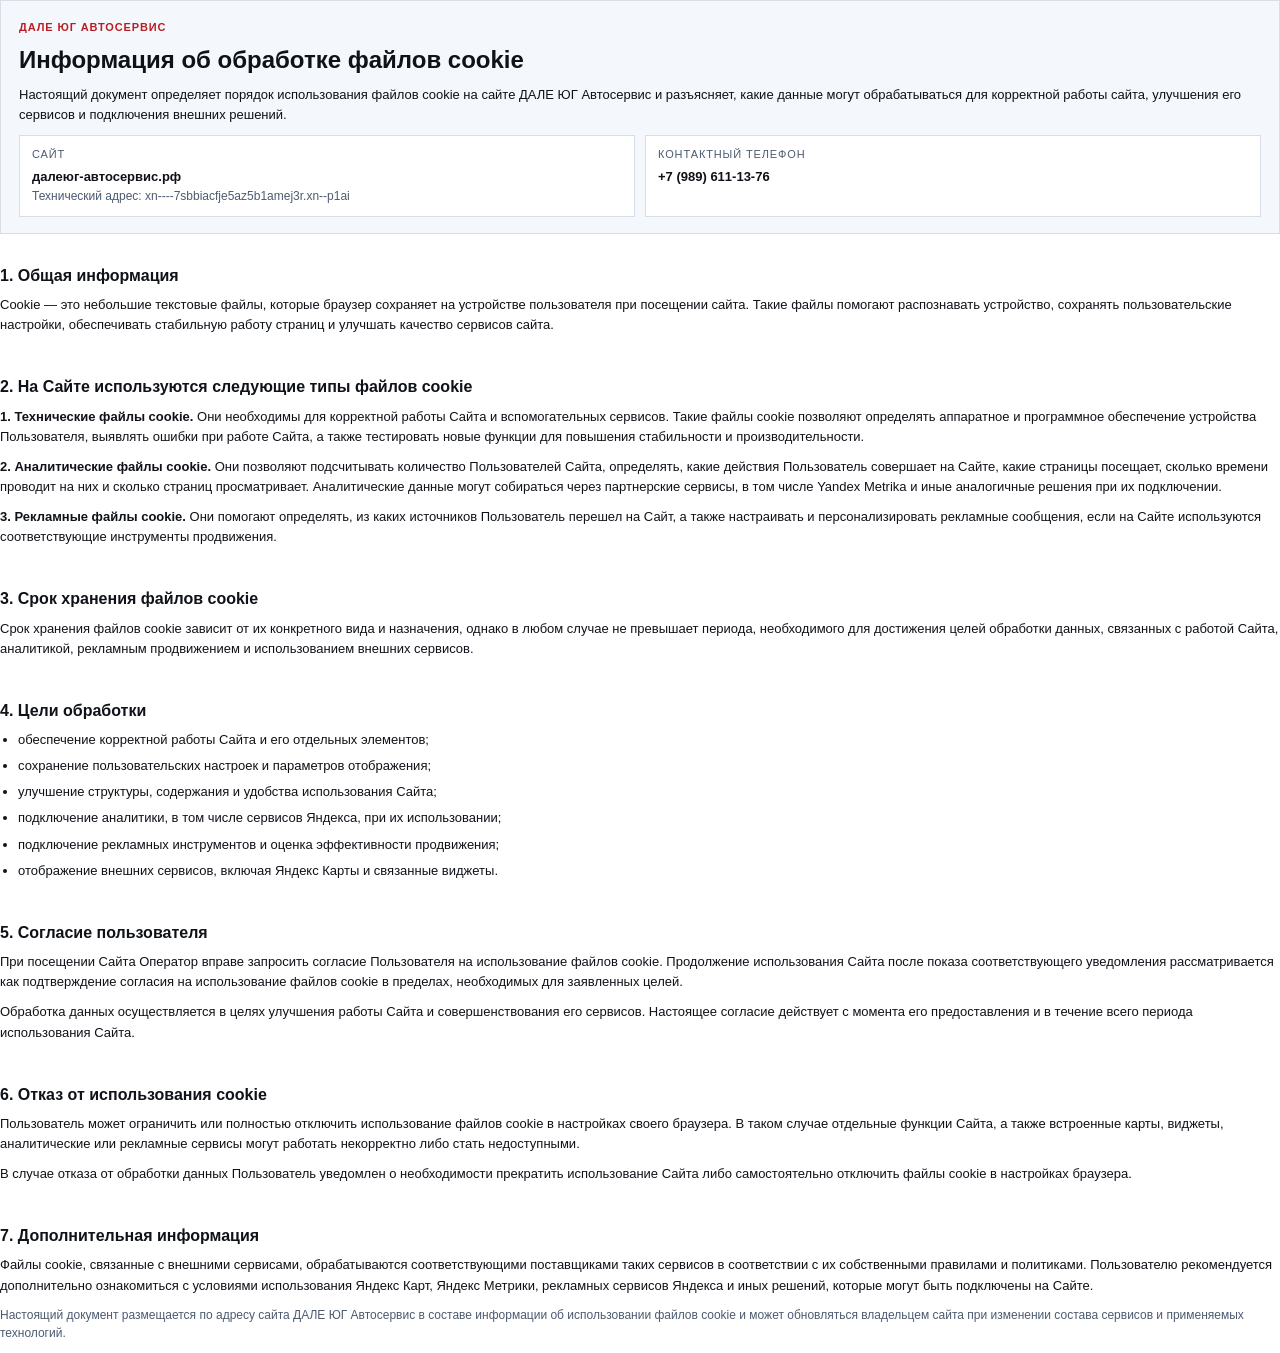
<file: assets/docs/cookie-policy-source.html>
<!DOCTYPE html>
<html lang="ru">
<head>
    <meta charset="UTF-8">
    <meta name="viewport" content="width=device-width, initial-scale=1.0">
    <title>Информация об обработке файлов cookie</title>
    <style>
        @page {
            size: A4;
            margin: 18mm 16mm 18mm 16mm;
        }

        :root {
            --ink: #0f1218;
            --muted: #4d5b70;
            --accent: #b81f24;
            --border: #d7dee7;
            --surface: #f4f7fb;
        }

        * {
            box-sizing: border-box;
        }

        body {
            margin: 0;
            font-family: Arial, sans-serif;
            color: var(--ink);
            line-height: 1.55;
            font-size: 13px;
            background: #ffffff;
        }

        h1, h2 {
            margin: 0 0 10px;
            line-height: 1.2;
        }

        h1 {
            font-size: 24px;
        }

        h2 {
            margin-top: 22px;
            font-size: 16px;
        }

        p {
            margin: 0 0 10px;
        }

        ul {
            margin: 0 0 10px 18px;
            padding: 0;
        }

        li {
            margin-bottom: 6px;
        }

        .doc {
            display: grid;
            gap: 10px;
        }

        .hero {
            padding: 16px 18px;
            border: 1px solid var(--border);
            background: var(--surface);
        }

        .eyebrow {
            display: inline-block;
            margin-bottom: 10px;
            font-size: 11px;
            font-weight: 700;
            text-transform: uppercase;
            letter-spacing: 0.08em;
            color: var(--accent);
        }

        .meta {
            display: grid;
            grid-template-columns: 1fr 1fr;
            gap: 10px;
            margin-top: 6px;
        }

        .meta-item {
            padding: 10px 12px;
            border: 1px solid var(--border);
            background: #ffffff;
        }

        .meta-label {
            display: block;
            margin-bottom: 4px;
            color: var(--muted);
            font-size: 11px;
            text-transform: uppercase;
            letter-spacing: 0.08em;
        }

        .small {
            color: var(--muted);
            font-size: 12px;
        }
    </style>
</head>
<body>
    <div class="doc">
        <section class="hero">
            <span class="eyebrow">ДАЛЕ ЮГ Автосервис</span>
            <h1>Информация об обработке файлов cookie</h1>
            <p>
                Настоящий документ определяет порядок использования файлов cookie на сайте
                ДАЛЕ ЮГ Автосервис и разъясняет, какие данные могут обрабатываться для
                корректной работы сайта, улучшения его сервисов и подключения внешних решений.
            </p>
            <div class="meta">
                <div class="meta-item">
                    <span class="meta-label">Сайт</span>
                    <strong>далеюг-автосервис.рф</strong>
                    <div class="small">Технический адрес: xn----7sbbiacfje5az5b1amej3r.xn--p1ai</div>
                </div>
                <div class="meta-item">
                    <span class="meta-label">Контактный телефон</span>
                    <strong>+7 (989) 611-13-76</strong>
                </div>
            </div>
        </section>

        <section>
            <h2>1. Общая информация</h2>
            <p>
                Cookie — это небольшие текстовые файлы, которые браузер сохраняет на устройстве
                пользователя при посещении сайта. Такие файлы помогают распознавать устройство,
                сохранять пользовательские настройки, обеспечивать стабильную работу страниц
                и улучшать качество сервисов сайта.
            </p>
        </section>

        <section>
            <h2>2. На Сайте используются следующие типы файлов cookie</h2>
            <p>
                <strong>1. Технические файлы cookie.</strong> Они необходимы для корректной работы
                Сайта и вспомогательных сервисов. Такие файлы cookie позволяют определять
                аппаратное и программное обеспечение устройства Пользователя, выявлять ошибки
                при работе Сайта, а также тестировать новые функции для повышения стабильности
                и производительности.
            </p>
            <p>
                <strong>2. Аналитические файлы cookie.</strong> Они позволяют подсчитывать
                количество Пользователей Сайта, определять, какие действия Пользователь
                совершает на Сайте, какие страницы посещает, сколько времени проводит на них
                и сколько страниц просматривает. Аналитические данные могут собираться
                через партнерские сервисы, в том числе Yandex Metrika и иные аналогичные решения
                при их подключении.
            </p>
            <p>
                <strong>3. Рекламные файлы cookie.</strong> Они помогают определять, из каких
                источников Пользователь перешел на Сайт, а также настраивать и персонализировать
                рекламные сообщения, если на Сайте используются соответствующие инструменты
                продвижения.
            </p>
        </section>

        <section>
            <h2>3. Срок хранения файлов cookie</h2>
            <p>
                Срок хранения файлов cookie зависит от их конкретного вида и назначения, однако
                в любом случае не превышает периода, необходимого для достижения целей обработки
                данных, связанных с работой Сайта, аналитикой, рекламным продвижением
                и использованием внешних сервисов.
            </p>
        </section>

        <section>
            <h2>4. Цели обработки</h2>
            <ul>
                <li>обеспечение корректной работы Сайта и его отдельных элементов;</li>
                <li>сохранение пользовательских настроек и параметров отображения;</li>
                <li>улучшение структуры, содержания и удобства использования Сайта;</li>
                <li>подключение аналитики, в том числе сервисов Яндекса, при их использовании;</li>
                <li>подключение рекламных инструментов и оценка эффективности продвижения;</li>
                <li>отображение внешних сервисов, включая Яндекс Карты и связанные виджеты.</li>
            </ul>
        </section>

        <section>
            <h2>5. Согласие пользователя</h2>
            <p>
                При посещении Сайта Оператор вправе запросить согласие Пользователя
                на использование файлов cookie. Продолжение использования Сайта после показа
                соответствующего уведомления рассматривается как подтверждение согласия
                на использование файлов cookie в пределах, необходимых для заявленных целей.
            </p>
            <p>
                Обработка данных осуществляется в целях улучшения работы Сайта
                и совершенствования его сервисов. Настоящее согласие действует с момента
                его предоставления и в течение всего периода использования Сайта.
            </p>
        </section>

        <section>
            <h2>6. Отказ от использования cookie</h2>
            <p>
                Пользователь может ограничить или полностью отключить использование файлов cookie
                в настройках своего браузера. В таком случае отдельные функции Сайта, а также
                встроенные карты, виджеты, аналитические или рекламные сервисы могут работать
                некорректно либо стать недоступными.
            </p>
            <p>
                В случае отказа от обработки данных Пользователь уведомлен о необходимости
                прекратить использование Сайта либо самостоятельно отключить файлы cookie
                в настройках браузера.
            </p>
        </section>

        <section>
            <h2>7. Дополнительная информация</h2>
            <p>
                Файлы cookie, связанные с внешними сервисами, обрабатываются соответствующими
                поставщиками таких сервисов в соответствии с их собственными правилами
                и политиками. Пользователю рекомендуется дополнительно ознакомиться
                с условиями использования Яндекс Карт, Яндекс Метрики, рекламных сервисов Яндекса
                и иных решений, которые могут быть подключены на Сайте.
            </p>
            <p class="small">
                Настоящий документ размещается по адресу сайта ДАЛЕ ЮГ Автосервис
                в составе информации об использовании файлов cookie и может обновляться
                владельцем сайта при изменении состава сервисов и применяемых технологий.
            </p>
        </section>
    </div>
</body>
</html>
</file>
<file: styles/tokens.css>
/* ============================================================
   DESIGN TOKENS — ДАЛЕ ЮГ Автосервис
   Единая дизайн-система проекта.
   Менять значения только здесь — они наследуются во всех файлах.
   ============================================================ */

:root {
    /* ── Цвета ── */
    --color-primary:        #b81f24;
    --color-primary-dark:   #8f171b;
    --color-primary-light:  #ff5a48;
    --color-accent:         #e43a2f;
    --color-accent-strong:  #b51d22;
    --color-accent-ink:     #ffffff;

    --color-bg:             #e9edf3;
    --color-bg-warm:        #dfe5ee;
    --color-surface:        #ffffff;
    --color-surface-soft:   #f8fafc;
    --color-surface-muted:  #eef2f6;

    --color-ink:            #101318;
    --color-ink-secondary:  #4f5866;
    --color-ink-muted:      #848c9a;

    --color-border:         #dfe5ee;
    --color-border-light:   #edf1f6;

    --color-dark:           #0f1218;
    --color-dark-soft:      #1b2029;

    --color-success:        #0f9d58;
    --color-warning:        #f9a825;
    --color-error:          #d93025;

    /* ── Типографика ── */
    --font-heading:         'Segoe UI Variable', 'Segoe UI', 'Helvetica Neue', Arial, sans-serif;
    --font-body:            'Segoe UI Variable', 'Segoe UI', 'Helvetica Neue', Arial, sans-serif;

    /* Размеры шрифтов — 8px-based scale */
    --text-display:         clamp(2.75rem, 5vw, 4.25rem);   /* 44–68px */
    --text-h1:              clamp(2.25rem, 4vw, 3.25rem);   /* 36–52px */
    --text-h2:              clamp(1.75rem, 3vw, 2.5rem);    /* 28–40px */
    --text-h3:              clamp(1.25rem, 2vw, 1.75rem);   /* 20–28px */
    --text-h4:              1.125rem;                         /* 18px */
    --text-body-lg:         1.125rem;                         /* 18px */
    --text-body:            1rem;                             /* 16px */
    --text-small:           0.875rem;                         /* 14px */
    --text-caption:         0.75rem;                          /* 12px */

    /* Line heights */
    --lh-tight:             1.1;
    --lh-heading:           1.2;
    --lh-body:              1.62;
    --lh-relaxed:           1.75;

    /* Letter spacing */
    --ls-tight:             0;
    --ls-normal:            0;
    --ls-wide:              0.04em;
    --ls-caps:              0.1em;

    /* ── Радиусы ── */
    --radius-xs:            4px;
    --radius-sm:            6px;
    --radius-md:            8px;
    --radius-lg:            8px;
    --radius-xl:            8px;
    --radius-full:          8px;

    /* ── Тени (3 уровня) ── */
    --shadow-sm:            0 2px 10px rgba(15, 18, 24, 0.07),
                            0 1px 2px rgba(15, 18, 24, 0.04);
    --shadow-md:            0 10px 30px rgba(15, 18, 24, 0.1),
                            0 2px 8px rgba(15, 18, 24, 0.05);
    --shadow-lg:            0 24px 56px rgba(15, 18, 24, 0.16),
                            0 6px 16px rgba(15, 18, 24, 0.08);

    /* ── Бордеры ── */
    --border-hairline:      1px solid var(--color-border);
    --border-regular:       2px solid var(--color-border);
    --border-emphasis:      2px solid var(--color-primary);

    /* ── Контейнеры ── */
    --container-max:        1200px;
    --container-narrow:     960px;
    --container-text:       720px;
    --container-padding:    clamp(16px, 4vw, 32px);

    /* ── Spacing scale (4px base) ── */
    --sp-1:   4px;
    --sp-2:   8px;
    --sp-3:   12px;
    --sp-4:   16px;
    --sp-5:   20px;
    --sp-6:   24px;
    --sp-8:   32px;
    --sp-10:  40px;
    --sp-12:  48px;
    --sp-16:  64px;
    --sp-20:  80px;
    --sp-24:  96px;
    --sp-30:  120px;

    /* ── Секционный ритм ── */
    --section-py:           clamp(56px, 8vw, 96px);
    --section-gap:          var(--sp-8);

    /* ── Transition ── */
    --ease:                 cubic-bezier(0.22, 1, 0.36, 1);
    --ease-spring:          cubic-bezier(0.2, 0.9, 0.2, 1.15);
    --duration:             260ms;
    --transition:           var(--duration) var(--ease);
    --transition-slow:      520ms var(--ease);

    /* ── Z-index scale ── */
    --z-base:               1;
    --z-sticky:             50;
    --z-overlay:            100;
    --z-modal:              200;
    --z-toast:              300;
}
</file>
<file: styles/base.css>
/* ============================================================
   BASE — Reset, Typography, Global Styles
   ============================================================ */

*, *::before, *::after {
    box-sizing: border-box;
    margin: 0;
    padding: 0;
}

html {
    scroll-behavior: smooth;
    scroll-padding-top: 100px;
    -webkit-text-size-adjust: 100%;
    text-size-adjust: 100%;
}

body {
    font-family: var(--font-body);
    font-size: var(--text-body);
    line-height: var(--lh-body);
    color: var(--color-ink);
    background: var(--color-bg);
    overflow-x: hidden;
    -webkit-font-smoothing: antialiased;
    -moz-osx-font-smoothing: grayscale;
    font-feature-settings: "kern" 1, "liga" 1;
}

/* ── Типографика ── */
h1, h2, h3, h4, h5, h6 {
    font-family: var(--font-heading);
    font-weight: 800;
    line-height: var(--lh-heading);
    letter-spacing: var(--ls-tight);
    color: var(--color-ink);
    text-wrap: balance;
}

h1 { font-size: var(--text-h1); }
h2 { font-size: var(--text-h2); }
h3 { font-size: var(--text-h3); }
h4 { font-size: var(--text-h4); }

p {
    max-width: var(--container-text);
    color: var(--color-ink-secondary);
    line-height: var(--lh-body);
}

p + p { margin-top: var(--sp-4); }

/* ── Ссылки ── */
a {
    color: inherit;
    text-decoration: none;
    transition: color var(--transition);
}

a:hover { color: var(--color-primary); }

/* ── Медиа ── */
img, video, svg {
    display: block;
    max-width: 100%;
    height: auto;
}

/* ── Формы ── */
button, input, select, textarea {
    font: inherit;
    color: inherit;
    border: none;
    background: none;
}

button { cursor: pointer; }

/* ── Фокус (доступность) ── */
a:focus-visible,
button:focus-visible,
input:focus-visible,
select:focus-visible,
textarea:focus-visible {
    outline: 3px solid rgba(184, 31, 36, 0.42);
    outline-offset: 2px;
}

/* ── Skip-link ── */
.u-skip-link {
    position: absolute;
    left: var(--sp-3);
    top: -56px;
    z-index: var(--z-toast);
    background: var(--color-dark);
    color: #fff;
    padding: var(--sp-3) var(--sp-4);
    border-radius: var(--radius-sm);
    font-weight: 700;
    font-size: var(--text-small);
    transition: top var(--transition);
}

.u-skip-link:focus {
    top: var(--sp-3);
}

/* ── Списки ── */
ul, ol {
    list-style: none;
}

/* ── Selection ── */
::selection {
    background: rgba(184, 31, 36, 0.16);
    color: var(--color-ink);
}

/* ── Screen reader only ── */
.u-sr-only {
    position: absolute;
    width: 1px;
    height: 1px;
    padding: 0;
    margin: -1px;
    overflow: hidden;
    clip: rect(0, 0, 0, 0);
    white-space: nowrap;
    border: 0;
}
</file>
<file: styles/layout.css>
/* ============================================================
   LAYOUT — Container, Grid, Section Rhythm
   ============================================================ */

/* ── Контейнер ── */
.l-container {
    width: min(var(--container-max), calc(100% - var(--container-padding) * 2));
    margin-inline: auto;
}

.l-container--narrow {
    width: min(var(--container-narrow), calc(100% - var(--container-padding) * 2));
    margin-inline: auto;
}

/* ── Grid system ── */
.l-grid {
    display: grid;
    gap: var(--sp-6);
}

.l-grid--2 { grid-template-columns: repeat(2, 1fr); }
.l-grid--3 { grid-template-columns: repeat(3, 1fr); }
.l-grid--4 { grid-template-columns: repeat(4, 1fr); }

.l-grid--2-1 { grid-template-columns: 2fr 1fr; }
.l-grid--1-2 { grid-template-columns: 1fr 2fr; }
.l-grid--6-4 { grid-template-columns: 1.1fr 0.9fr; }

/* ── Section rhythm ── */
.l-section {
    padding-block: var(--section-py);
}

.l-section--tight {
    padding-block: clamp(32px, 5vw, 56px);
}

/* ── Section head (заголовок + подзаголовок каждой секции) ── */
.l-section__head {
    margin-bottom: var(--sp-10);
}

.l-section__head--center {
    text-align: center;
}

/* ── Секционные фоны ── */
.l-section--dark {
    background: linear-gradient(180deg, var(--color-dark) 0%, #12141a 100%);
    color: #ffffff;
}

.l-section--dark .l-section__subtitle {
    color: #b0b6c3;
}

.l-section--soft {
    background: var(--color-bg-warm);
}

.l-section--surface {
    background: var(--color-surface);
}

/* ── Секционные текстовые элементы ── */
.l-section__eyebrow {
    display: inline-block;
    margin-bottom: var(--sp-3);
    font-size: var(--text-caption);
    font-weight: 700;
    letter-spacing: var(--ls-caps);
    text-transform: uppercase;
    color: var(--color-primary);
}

.l-section__title {
    margin: 0;
}

.l-section__subtitle {
    margin-top: var(--sp-3);
    max-width: 60ch;
    font-size: var(--text-body-lg);
    font-weight: 400;
    color: var(--color-ink-secondary);
    line-height: var(--lh-body);
}

.l-section__head--center .l-section__subtitle {
    margin-inline: auto;
}

/* ── Responsive grid ── */
@media (max-width: 1024px) {
    .l-grid--4 { grid-template-columns: repeat(2, 1fr); }
    .l-grid--6-4 { grid-template-columns: 1fr; }
}

@media (max-width: 768px) {
    .l-grid--3 { grid-template-columns: 1fr; }
    .l-grid--2-1,
    .l-grid--1-2 { grid-template-columns: 1fr; }
}

@media (max-width: 560px) {
    .l-grid--2 { grid-template-columns: 1fr; }
    .l-grid--4 { grid-template-columns: 1fr; }
}
</file>
<file: styles/components.css>
/* ============================================================
   COMPONENTS — Reusable UI Components
   ============================================================ */

/* ══════════════════════════════════════════════════════
   c-button
   ══════════════════════════════════════════════════════ */
.c-button {
    position: relative;
    overflow: hidden;
    isolation: isolate;
    display: inline-flex;
    align-items: center;
    justify-content: center;
    gap: var(--sp-2);
    min-height: 52px;
    padding: 14px 28px;
    border: 0;
    border-radius: var(--radius-full);
    font-family: var(--font-heading);
    font-size: var(--text-body);
    font-weight: 700;
    line-height: 1;
    white-space: nowrap;
    cursor: pointer;
    transition: transform var(--transition),
                box-shadow var(--transition),
                background var(--transition),
                border-color var(--transition),
                color var(--transition);
}

.c-button::after {
    content: "";
    position: absolute;
    inset: -40% auto -40% -70%;
    z-index: 1;
    width: 48%;
    transform: skewX(-18deg) translateX(0);
    background: linear-gradient(90deg, transparent, rgba(255, 255, 255, 0.34), transparent);
    opacity: 0;
    pointer-events: none;
    transition: transform 720ms var(--ease), opacity var(--transition);
}

.c-button:hover {
    transform: translateY(-3px);
}

.c-button:hover::after {
    transform: skewX(-18deg) translateX(360%);
    opacity: 1;
}

.c-button:active {
    transform: translateY(0);
}

/* Варианты */
.c-button--primary {
    background: linear-gradient(135deg, var(--color-accent) 0%, var(--color-primary) 52%, var(--color-primary-dark) 100%);
    color: var(--color-accent-ink);
    box-shadow: 0 8px 22px rgba(184, 31, 36, 0.3);
}

.c-button--primary:hover {
    background: linear-gradient(135deg, var(--color-primary-light) 0%, var(--color-primary) 44%, var(--color-primary-dark) 100%);
    box-shadow: 0 14px 34px rgba(184, 31, 36, 0.4);
    color: #fff;
}

.c-button--secondary {
    background: linear-gradient(180deg, #ffffff 0%, var(--color-surface-soft) 100%);
    color: var(--color-ink);
    border: 1px solid var(--color-border);
    box-shadow: var(--shadow-sm);
}

.c-button--secondary:hover {
    border-color: var(--color-primary);
    color: var(--color-primary);
    box-shadow: var(--shadow-md);
}

.c-button--ghost {
    background: transparent;
    color: var(--color-accent-ink);
    border: 2px solid rgba(255, 255, 255, 0.3);
}

.c-button--ghost:hover {
    background: rgba(255,255,255,0.1);
    border-color: rgba(255,255,255,0.6);
    color: #fff;
}

.c-button--sm {
    min-height: 42px;
    padding: 10px 20px;
    font-size: var(--text-small);
}

.c-button--lg {
    min-height: 58px;
    padding: 16px 36px;
    font-size: var(--text-body-lg);
}

.c-button--block {
    width: 100%;
}

@media (max-width: 560px) {
    .c-button {
        width: 100%;
        white-space: normal;
        text-align: center;
    }
}

/* ══════════════════════════════════════════════════════
   c-card — универсальная карточка
   ══════════════════════════════════════════════════════ */
.c-card {
    position: relative;
    overflow: hidden;
    background: var(--color-surface);
    border: 1px solid var(--color-border);
    border-radius: var(--radius-md);
    padding: var(--sp-6);
    box-shadow: var(--shadow-sm);
    transition: transform var(--transition),
                box-shadow var(--transition),
                border-color var(--transition);
}

.c-card::before {
    content: "";
    position: absolute;
    inset: 0 0 auto;
    height: 3px;
    transform: scaleX(0);
    transform-origin: left;
    background: linear-gradient(90deg, var(--color-accent), var(--color-primary-dark));
    transition: transform var(--transition-slow);
}

.c-card:hover {
    transform: translateY(-5px);
    box-shadow: var(--shadow-md);
    border-color: rgba(184, 31, 36, 0.18);
}

.c-card:hover::before {
    transform: scaleX(1);
}

.c-card__media {
    display: block;
    width: 100%;
    aspect-ratio: 16 / 10;
    object-fit: cover;
    border-radius: var(--radius-sm);
    border: 1px solid var(--color-border-light);
    margin-bottom: var(--sp-5);
    background: var(--color-surface-muted);
    filter: saturate(0.94) contrast(1.04);
    transition: transform var(--transition-slow), filter var(--transition);
}

.c-card:hover .c-card__media {
    transform: scale(1.025);
    filter: saturate(1.04) contrast(1.06);
}

.c-card__icon {
    display: inline-flex;
    align-items: center;
    justify-content: center;
    width: 56px;
    height: 56px;
    border-radius: var(--radius-sm);
    background: linear-gradient(135deg, var(--color-primary) 0%, var(--color-primary-dark) 100%);
    color: #fff;
    font-size: 1.5rem;
    margin-bottom: var(--sp-4);
    box-shadow: 0 6px 16px rgba(184, 31, 36, 0.24);
    transition: transform var(--transition-slow), box-shadow var(--transition);
}

.c-card:hover .c-card__icon {
    transform: translateY(-2px) rotate(-2deg);
    box-shadow: 0 12px 28px rgba(184, 31, 36, 0.26);
}

.c-card__title {
    font-size: var(--text-h4);
    font-weight: 700;
    margin-bottom: var(--sp-2);
    color: var(--color-ink);
}

.c-card__text {
    font-size: var(--text-small);
    color: var(--color-ink-secondary);
    line-height: var(--lh-body);
}

/* ══════════════════════════════════════════════════════
   c-badge
   ══════════════════════════════════════════════════════ */
.c-badge {
    display: inline-flex;
    align-items: center;
    gap: var(--sp-1);
    padding: 6px 14px;
    background: rgba(184, 31, 36, 0.08);
    color: var(--color-primary);
    font-size: var(--text-caption);
    font-weight: 700;
    letter-spacing: var(--ls-wide);
    border-radius: var(--radius-full);
    text-transform: uppercase;
}

.c-badge--dark {
    background: rgba(255, 255, 255, 0.1);
    color: rgba(255, 255, 255, 0.9);
}

/* ══════════════════════════════════════════════════════
   c-counter (метрика / число)
   ══════════════════════════════════════════════════════ */
.c-counter {
    text-align: center;
}

.c-counter__value {
    font-family: var(--font-heading);
    font-size: var(--text-h2);
    font-weight: 800;
    color: var(--color-primary);
    line-height: 1;
}

.c-counter__label {
    margin-top: var(--sp-2);
    font-size: var(--text-small);
    color: var(--color-ink-secondary);
}

/* ══════════════════════════════════════════════════════
   c-trust-point
   ══════════════════════════════════════════════════════ */
/* ══════════════════════════════════════════════════════
   c-process-step
   ══════════════════════════════════════════════════════ */
.c-process-step {
    display: flex;
    align-items: flex-start;
    gap: var(--sp-4);
    padding: var(--sp-4);
    border: 1px solid rgba(15, 18, 24, 0.08);
    border-radius: var(--radius-sm);
    background: rgba(255, 255, 255, 0.78);
    box-shadow: 0 10px 28px rgba(15, 18, 24, 0.06);
    transition: transform var(--transition), border-color var(--transition), box-shadow var(--transition);
}

.c-process-step:hover {
    transform: translateY(-2px);
    border-color: rgba(184, 31, 36, 0.18);
    box-shadow: 0 16px 34px rgba(15, 18, 24, 0.1);
}

.c-process-step__num {
    flex-shrink: 0;
    width: 44px;
    height: 44px;
    display: flex;
    align-items: center;
    justify-content: center;
    border-radius: var(--radius-full);
    background: var(--color-primary);
    color: #fff;
    font-family: var(--font-heading);
    font-weight: 800;
    font-size: var(--text-body-lg);
    box-shadow: 0 10px 22px rgba(184, 31, 36, 0.24);
}

.c-process-step__body {
    padding-top: var(--sp-2);
}

.c-process-step__title {
    font-size: var(--text-body);
    font-weight: 700;
    margin-bottom: var(--sp-1);
}

.c-process-step__text {
    font-size: var(--text-small);
    color: var(--color-ink-secondary);
    line-height: 1.5;
}

/* ══════════════════════════════════════════════════════
   c-faq-item
   ══════════════════════════════════════════════════════ */
.c-faq-item {
    border-bottom: 1px solid var(--color-border);
}

.c-faq-item__question {
    display: flex;
    align-items: center;
    justify-content: space-between;
    width: 100%;
    padding: var(--sp-5) 0;
    background: none;
    border: none;
    cursor: pointer;
    text-align: left;
    font-family: var(--font-heading);
    font-size: var(--text-body-lg);
    font-weight: 700;
    color: var(--color-ink);
    line-height: 1.4;
    transition: color var(--transition);
}

.c-faq-item__question:hover {
    color: var(--color-primary);
}

.c-faq-item__icon {
    flex-shrink: 0;
    width: 32px;
    height: 32px;
    display: flex;
    align-items: center;
    justify-content: center;
    margin-left: var(--sp-4);
    border-radius: var(--radius-full);
    background: var(--color-surface-muted);
    font-size: 1.25rem;
    font-weight: 400;
    color: var(--color-ink-secondary);
    transition: transform var(--transition), background var(--transition);
}

.c-faq-item.is-open .c-faq-item__icon {
    transform: rotate(45deg);
    background: rgba(184, 31, 36, 0.1);
    color: var(--color-primary);
}

.c-faq-item__answer {
    max-height: 0;
    overflow: hidden;
    transition: max-height 350ms var(--ease), padding 350ms var(--ease);
    padding-bottom: 0;
}

.c-faq-item.is-open .c-faq-item__answer {
    max-height: 400px;
    padding-bottom: var(--sp-6);
}

.c-faq-item__answer p {
    font-size: var(--text-body);
    color: var(--color-ink-secondary);
    line-height: var(--lh-body);
}

/* ══════════════════════════════════════════════════════
   c-form
   ══════════════════════════════════════════════════════ */
.c-form {
    max-width: 540px;
}

.c-form.c-card:hover {
    transform: none;
}

.c-form.is-submitting {
    pointer-events: none;
    opacity: 0.72;
}

.c-form__group {
    margin-bottom: var(--sp-5);
}

.c-form__label {
    display: block;
    margin-bottom: var(--sp-2);
    font-size: var(--text-small);
    font-weight: 600;
    color: var(--color-ink);
}

.c-form__input {
    width: 100%;
    min-height: 52px;
    padding: 14px 18px;
    background: var(--color-surface);
    border: 1px solid var(--color-border);
    border-radius: var(--radius-sm);
    font-size: var(--text-body);
    color: var(--color-ink);
    transition: border-color var(--transition), box-shadow var(--transition);
}

.c-form textarea.c-form__input {
    min-height: 132px;
    resize: vertical;
}

.c-form__input::placeholder {
    color: var(--color-ink-muted);
}

.c-form__input:focus {
    border-color: var(--color-primary);
    box-shadow: 0 0 0 3px rgba(184, 31, 36, 0.1);
    outline: none;
}

.c-form__input.has-error {
    border-color: var(--color-error);
}

.c-form__input[aria-invalid="true"] {
    border-color: var(--color-error);
}

.c-form__error {
    display: none;
    margin-top: var(--sp-1);
    font-size: var(--text-caption);
    color: var(--color-error);
}

.c-form__input.has-error ~ .c-form__error {
    display: block;
}

.c-form__note {
    margin-top: var(--sp-4);
    font-size: var(--text-caption);
    color: var(--color-ink-muted);
    line-height: 1.5;
}

.c-form__note a {
    color: var(--color-primary);
    text-decoration: underline;
}

.c-form__honeypot {
    position: absolute;
    left: -9999px;
    width: 1px;
    height: 1px;
    overflow: hidden;
}

.c-form__check {
    display: grid;
    grid-template-columns: 20px 1fr;
    gap: var(--sp-3);
    align-items: start;
    margin-bottom: var(--sp-5);
}

.c-form__checkbox {
    width: 18px;
    height: 18px;
    margin-top: 3px;
    accent-color: var(--color-primary);
}

@media (max-width: 560px) {
    .c-form {
        max-width: none;
    }

    .c-form.c-card {
        padding: var(--sp-5);
    }

    .c-form__group {
        margin-bottom: var(--sp-4);
    }

    .c-form__label {
        font-size: 0.9375rem;
    }

    .c-form__input {
        min-height: 54px;
        padding: 15px 16px;
        font-size: 1rem;
        line-height: 1.45;
    }

    .c-form textarea.c-form__input {
        min-height: 148px;
    }

    .c-form__check {
        grid-template-columns: 24px 1fr;
        gap: var(--sp-3);
        margin-bottom: var(--sp-5);
    }

    .c-form__checkbox {
        width: 22px;
        height: 22px;
        margin-top: 1px;
    }

    .c-form__check-label {
        font-size: 0.8125rem;
        line-height: 1.55;
    }

    .c-form__check .c-form__error {
        grid-column: 1 / -1;
        margin-left: 36px;
    }

    .c-form__message {
        text-align: left;
        line-height: 1.45;
    }
}

.c-form__check-label {
    font-size: var(--text-caption);
    color: var(--color-ink-secondary);
    line-height: 1.5;
}

.c-form__check-label a {
    color: var(--color-primary);
    text-decoration: underline;
}

.c-form__check .c-form__error {
    grid-column: 2;
}

.c-form__message {
    margin-top: var(--sp-4);
    padding: var(--sp-4);
    border-radius: var(--radius-sm);
    font-size: var(--text-small);
    font-weight: 600;
    text-align: center;
    display: none;
}

.c-form__message.is-success {
    display: block;
    background: rgba(15, 157, 88, 0.08);
    color: var(--color-success);
}

.c-form__message.is-error {
    display: block;
    background: rgba(217, 48, 37, 0.08);
    color: var(--color-error);
}

.c-form__message.is-warning {
    display: block;
    background: rgba(249, 168, 37, 0.12);
    color: #7a4b00;
}
</file>
<file: styles/sections.css>
/* ============================================================
   SECTIONS — Page-specific section styles
   ============================================================ */

/* ══════════════════════════════════════════════════════
   s-header
   ══════════════════════════════════════════════════════ */
.s-header {
    position: sticky;
    top: 0;
    z-index: var(--z-sticky);
    backdrop-filter: blur(16px);
    -webkit-backdrop-filter: blur(16px);
    background: rgba(239, 243, 248, 0.86);
    border-bottom: 1px solid rgba(15, 18, 24, 0.06);
    transition: background var(--transition), box-shadow var(--transition);
}

.s-header.is-scrolled {
    background: rgba(255, 255, 255, 0.94);
    box-shadow: var(--shadow-md);
}

.s-header__inner {
    display: flex;
    align-items: center;
    gap: var(--sp-4);
    min-height: 80px;
}

.s-header__brand {
    display: inline-flex;
    align-items: center;
    gap: var(--sp-3);
    margin-right: auto;
    text-decoration: none;
}

.s-header__logo {
    width: 116px;
    max-width: none;
    height: auto;
}

.s-header__company {
    font-weight: 700;
    font-size: clamp(14px, 0.95vw, 17px);
    line-height: 1.16;
    letter-spacing: 0.01em;
    white-space: nowrap;
    color: var(--color-ink);
}

.s-header__nav {
    display: flex;
    align-items: center;
    gap: clamp(14px, 2vw, 24px);
}

.s-header__nav a {
    position: relative;
    font-weight: 600;
    font-size: var(--text-small);
    color: var(--color-ink-secondary);
    transition: color var(--transition);
    padding: var(--sp-2) 0;
}

.s-header__nav a:hover {
    color: var(--color-ink);
}

.s-header__nav a::after {
    content: "";
    position: absolute;
    left: 0;
    right: 0;
    bottom: 2px;
    height: 2px;
    transform: scaleX(0);
    transform-origin: left;
    background: var(--color-primary);
    transition: transform var(--transition);
}

.s-header__nav a:hover::after {
    transform: scaleX(1);
}

.s-header__address-link {
    max-width: 260px;
    overflow: hidden;
    text-overflow: ellipsis;
    white-space: nowrap;
}

#top,
#services,
#process,
#faq,
#contact,
#map {
    scroll-margin-top: 128px;
}

.s-header__cta {
    margin-left: 0;
}

.s-header__actions {
    display: inline-flex;
    align-items: center;
    gap: var(--sp-2);
}

.s-header__phone {
    display: inline-flex;
    align-items: center;
    min-height: 40px;
    padding: 0 var(--sp-3);
    border: 1px solid rgba(15, 18, 24, 0.1);
    border-radius: var(--radius-sm);
    background: rgba(255, 255, 255, 0.66);
    color: var(--color-ink);
    font-size: var(--text-small);
    font-weight: 700;
    white-space: nowrap;
    box-shadow: 0 8px 18px rgba(15, 18, 24, 0.06);
    transition: color var(--transition), border-color var(--transition), box-shadow var(--transition);
}

.s-header__phone:hover {
    color: var(--color-primary);
    border-color: rgba(184, 31, 36, 0.24);
    box-shadow: 0 10px 22px rgba(184, 31, 36, 0.1);
}

@media (max-width: 768px) {
    .s-header__inner {
        min-height: 72px;
        padding-block: 10px;
        flex-wrap: nowrap;
        align-items: center;
        justify-content: space-between;
        row-gap: 0;
    }

    .s-header__brand {
        flex: 1 1 auto;
        min-width: 0;
        width: auto;
        gap: 10px;
    }

    .s-header__logo { width: 82px; }
    .s-header__company {
        font-size: 12px;
        line-height: 1.15;
        white-space: normal;
    }

    .s-header__nav { display: none; }

    .s-header__actions {
        display: inline-flex;
        flex: 0 0 auto;
        width: auto;
        grid-template-columns: none;
        gap: 0;
    }

    .s-header__phone {
        display: none;
    }

    .s-header__actions .s-header__cta:first-of-type {
        display: inline-flex;
        width: auto;
        min-height: 42px;
        padding-inline: 18px;
    }

    .s-header__actions .s-header__cta:last-of-type {
        display: none;
    }

    .s-hero {
        min-height: auto;
    }

    .s-hero__content {
        padding-block: 36px 54px;
    }

    .s-hero__lead {
        font-size: 1rem;
        max-width: 28ch;
    }

    .s-hero__actions {
        display: grid;
        grid-template-columns: 1fr;
    }
}

/* ══════════════════════════════════════════════════════
   s-hero
   ══════════════════════════════════════════════════════ */
.s-hero {
    position: relative;
    min-height: clamp(520px, 70vh, 780px);
    display: flex;
    align-items: center;
    overflow: hidden;
    background:
        linear-gradient(135deg, rgba(184, 31, 36, 0.18), transparent 38%),
        var(--color-dark);
}

.s-hero__bg {
    position: absolute;
    inset: 0;
    z-index: 0;
}

.s-hero__bg img {
    width: 100%;
    height: 100%;
    object-fit: cover;
    object-position: center 45%;
    transform: scale(1.02);
    animation: heroDrift 18s var(--ease) infinite alternate;
}

.s-hero__overlay {
    position: absolute;
    inset: 0;
    background:
        linear-gradient(90deg, rgba(8, 10, 16, 0.9) 0%, rgba(8, 10, 16, 0.74) 35%, rgba(8, 10, 16, 0.34) 65%, rgba(8, 10, 16, 0.18) 100%),
        repeating-linear-gradient(90deg, rgba(255, 255, 255, 0.035) 0 1px, transparent 1px 92px);
    z-index: 1;
}

.s-hero__content {
    position: relative;
    z-index: 2;
    max-width: 600px;
    padding-block: var(--sp-16);
}

.s-hero__title {
    font-size: var(--text-display);
    line-height: var(--lh-tight);
    letter-spacing: var(--ls-tight);
    color: #ffffff;
    margin-bottom: var(--sp-5);
    text-shadow: 0 18px 42px rgba(0, 0, 0, 0.34);
}

.s-hero__lead {
    font-size: var(--text-body-lg);
    color: rgba(255, 255, 255, 0.78);
    line-height: var(--lh-body);
    max-width: 42ch;
    margin-bottom: var(--sp-8);
}

.s-hero__actions {
    display: flex;
    gap: var(--sp-4);
    flex-wrap: wrap;
}

.s-hero__trust {
    display: flex;
    gap: var(--sp-6);
    margin-top: var(--sp-10);
    padding-top: var(--sp-6);
    border-top: 1px solid rgba(255, 255, 255, 0.1);
}

.s-hero__trust-item {
    display: flex;
    flex-direction: column;
}

.s-hero__trust-value {
    font-family: var(--font-heading);
    font-size: var(--text-h3);
    font-weight: 800;
    color: #ffffff;
    line-height: 1;
}

.s-hero__trust-label {
    margin-top: var(--sp-1);
    font-size: var(--text-caption);
    color: rgba(255, 255, 255, 0.5);
    letter-spacing: var(--ls-wide);
}

@media (max-width: 768px) {
    .s-hero {
        min-height: 560px;
        align-items: flex-end;
    }

    .s-hero__overlay {
        background: linear-gradient(
            180deg,
            rgba(8, 10, 16, 0.3) 0%,
            rgba(8, 10, 16, 0.85) 60%,
            rgba(8, 10, 16, 0.95) 100%
        );
    }

    .s-hero__content {
        padding-block: var(--sp-20) var(--sp-16);
    }

    .s-hero__trust {
        flex-wrap: wrap;
        gap: var(--sp-5);
    }
}

/* ══════════════════════════════════════════════════════
   s-cta-strip
   ══════════════════════════════════════════════════════ */
.s-cta-strip {
    position: relative;
    z-index: 2;
    margin-top: calc(var(--sp-10) * -1);
}

.s-cta-strip__inner {
    display: flex;
    align-items: center;
    justify-content: space-between;
    gap: var(--sp-6);
    padding: var(--sp-6);
    background:
        linear-gradient(180deg, rgba(255, 255, 255, 0.96), rgba(248, 250, 252, 0.98)),
        var(--color-surface);
    border: 1px solid rgba(184, 31, 36, 0.18);
    border-radius: var(--radius-lg);
    box-shadow: var(--shadow-lg);
}

.s-cta-strip__eyebrow {
    margin: 0 0 var(--sp-1);
    font-size: var(--text-caption);
    font-weight: 700;
    letter-spacing: var(--ls-caps);
    text-transform: uppercase;
    color: var(--color-primary);
}

.s-cta-strip__title {
    margin: 0;
    max-width: 32ch;
    font-size: var(--text-h3);
}

@media (max-width: 768px) {
    .s-cta-strip {
        margin-top: 0;
    }

    .s-cta-strip__inner {
        flex-direction: column;
        align-items: stretch;
    }
}

/* ══════════════════════════════════════════════════════
   s-services
   ══════════════════════════════════════════════════════ */
.s-services__grid {
    display: grid;
    grid-template-columns: repeat(auto-fill, minmax(280px, 1fr));
    gap: var(--sp-6);
}

.s-services__grid .c-card {
    min-height: 100%;
}

.s-services__grid .c-card:nth-child(2n) .c-card__icon {
    background: linear-gradient(135deg, var(--color-dark-soft) 0%, var(--color-primary) 100%);
}

.s-services__slider {
    display: grid;
    gap: var(--sp-6);
}

.s-services__track {
    display: grid;
    grid-auto-flow: column;
    grid-auto-columns: minmax(280px, 31%);
    gap: var(--sp-6);
    overflow-x: auto;
    overscroll-behavior-x: contain;
    scroll-snap-type: x mandatory;
    scroll-padding-inline: 2px;
    padding: 2px 2px var(--sp-4);
    scrollbar-width: none;
}

.s-services__track::-webkit-scrollbar {
    display: none;
}

.s-services__track:focus {
    outline: 2px solid rgba(184, 31, 36, 0.28);
    outline-offset: 6px;
}

.s-services__slide {
    scroll-snap-align: start;
    min-height: 100%;
}

.s-services__dots {
    display: flex;
    justify-content: center;
    gap: var(--sp-2);
}

.s-services__dot {
    width: 9px;
    height: 9px;
    padding: 0;
    border: 0;
    border-radius: var(--radius-full);
    background: var(--color-border);
    cursor: pointer;
    transition: width var(--transition), background var(--transition), transform var(--transition);
}

.s-services__dot:hover,
.s-services__dot.is-active {
    width: 24px;
    background: var(--color-primary);
}

.s-services__dot:focus-visible {
    outline: 2px solid rgba(184, 31, 36, 0.4);
    outline-offset: 3px;
}

@media (max-width: 1024px) {
    .s-services__track {
        grid-auto-columns: minmax(260px, 48%);
    }
}

@media (max-width: 640px) {
    .s-services__track {
        grid-auto-columns: calc(100% - 28px);
        gap: 16px;
        scroll-padding-inline: 0;
    }
}

/* ══════════════════════════════════════════════════════
   s-why-us (Почему выбирают нас)
   ══════════════════════════════════════════════════════ */
/* ══════════════════════════════════════════════════════
   s-process (Как мы работаем)
   ══════════════════════════════════════════════════════ */
.s-process__grid {
    align-items: center;
    grid-template-columns: minmax(0, 1.05fr) minmax(360px, 0.95fr);
    gap: clamp(32px, 5vw, 72px);
    padding: clamp(24px, 5vw, 64px);
    border: 1px solid rgba(184, 31, 36, 0.12);
    border-radius: var(--radius-md);
    background:
        linear-gradient(135deg, rgba(184, 31, 36, 0.06), transparent 34%),
        linear-gradient(180deg, #ffffff, #f7f9fc);
    box-shadow: 0 24px 70px rgba(15, 18, 24, 0.08);
}

.s-process__intro {
    display: grid;
    align-content: center;
}

.s-process__intro .l-section__title {
    max-width: 12ch;
}

.s-process__media {
    margin-top: var(--sp-8);
    overflow: hidden;
    border: 1px solid var(--color-border);
    border-radius: var(--radius-sm);
    background: var(--color-surface-muted);
    box-shadow: 0 20px 48px rgba(15, 18, 24, 0.16);
}

.s-process__media img {
    display: block;
    width: 100%;
    min-height: clamp(280px, 32vw, 430px);
    aspect-ratio: 4 / 3;
    object-fit: cover;
}

.s-process__list {
    display: grid;
    gap: var(--sp-4);
    max-width: none;
    counter-reset: step;
}

@media (max-width: 1024px) {
    .s-process__grid {
        grid-template-columns: 1fr;
    }

    .s-process__intro .l-section__title {
        max-width: 18ch;
    }
}

/* ══════════════════════════════════════════════════════
   s-pricing
   ══════════════════════════════════════════════════════ */
.s-pricing {
    position: relative;
    background:
        linear-gradient(180deg, rgba(15, 18, 24, 0.9), rgba(15, 18, 24, 0.92)),
        url("../images/pricing-background.jpg") center / cover no-repeat,
        var(--color-dark);
}

.s-pricing__grid {
    display: grid;
    grid-template-columns: repeat(auto-fill, minmax(260px, 1fr));
    gap: var(--sp-6);
}

.s-pricing__notice {
    max-width: var(--container-text);
    margin: 0 auto var(--sp-6);
    color: rgba(255, 255, 255, 0.72);
    font-size: var(--text-small);
    line-height: var(--lh-body);
    text-align: center;
}

.s-pricing__item {
    background: var(--color-surface);
    border: 1px solid var(--color-border);
    border-radius: var(--radius-md);
    padding: var(--sp-6);
    display: grid;
    align-content: start;
    gap: var(--sp-2);
    box-shadow: var(--shadow-sm);
    transition: transform var(--transition), border-color var(--transition), box-shadow var(--transition);
}

.s-pricing__item:hover {
    transform: translateY(-3px);
    border-color: rgba(184, 31, 36, 0.2);
    box-shadow: var(--shadow-md);
}

.s-pricing__name {
    font-weight: 700;
    font-size: var(--text-body);
    color: var(--color-ink);
}

.s-pricing__price {
    font-family: var(--font-heading);
    font-weight: 800;
    font-size: var(--text-h4);
    color: var(--color-primary);
    white-space: nowrap;
}

.s-pricing__source {
    font-size: var(--text-caption);
    line-height: var(--lh-body);
    color: var(--color-ink-muted);
}

/* ══════════════════════════════════════════════════════
   s-faq
   ══════════════════════════════════════════════════════ */
.s-faq {
    background: var(--color-surface);
    border: 1px solid var(--color-border);
    border-radius: var(--radius-md);
    padding-inline: var(--sp-6);
    box-shadow: var(--shadow-sm);
}

/* ══════════════════════════════════════════════════════
   s-testimonials (Отзывы)
   ══════════════════════════════════════════════════════ */
.s-testimonials__grid {
    display: grid;
    grid-template-columns: repeat(auto-fill, minmax(320px, 1fr));
    gap: var(--sp-6);
}

.s-testimonial {
    background: var(--color-surface);
    border: 1px solid var(--color-border);
    border-radius: var(--radius-md);
    padding: var(--sp-6);
}

.s-testimonial__text {
    font-size: var(--text-body);
    color: var(--color-ink-secondary);
    line-height: var(--lh-body);
    font-style: italic;
    margin-bottom: var(--sp-5);
    position: relative;
    padding-left: var(--sp-5);
    border-left: 3px solid var(--color-primary);
}

.s-testimonial__author {
    font-weight: 700;
    font-size: var(--text-small);
    color: var(--color-ink);
}

.s-testimonial__car {
    font-size: var(--text-caption);
    color: var(--color-ink-muted);
    margin-top: var(--sp-1);
}

/* ══════════════════════════════════════════════════════
   s-contact
   ══════════════════════════════════════════════════════ */
.s-contact__grid {
    display: grid;
    grid-template-columns: 1fr 1fr;
    gap: var(--sp-10);
    align-items: start;
}

.s-contact__info {
    display: grid;
    gap: var(--sp-6);
}

.s-contact__item {
    display: flex;
    align-items: flex-start;
    gap: var(--sp-4);
}

.s-contact__icon {
    flex-shrink: 0;
    width: 44px;
    height: 44px;
    display: flex;
    align-items: center;
    justify-content: center;
    background: rgba(184, 31, 36, 0.08);
    border-radius: var(--radius-sm);
    color: var(--color-primary);
    font-size: 1.25rem;
}

.s-contact__icon img {
    width: 24px;
    height: 24px;
    object-fit: contain;
    filter: contrast(1.08) saturate(1.05);
}

.s-contact__label {
    font-size: var(--text-caption);
    color: var(--color-ink-muted);
    text-transform: uppercase;
    letter-spacing: var(--ls-caps);
    font-weight: 600;
}

.s-contact__value {
    font-size: var(--text-body);
    font-weight: 600;
    color: var(--color-ink);
    margin-top: var(--sp-1);
}

.s-contact__value a {
    color: var(--color-ink);
}

.s-contact__value a:hover {
    color: var(--color-primary);
}

.s-contact__actions {
    display: flex;
    flex-wrap: wrap;
    gap: var(--sp-3);
    margin-top: var(--sp-8);
}

.s-contact__map {
    width: 100%;
    height: clamp(560px, 75vh, 860px);
    border-radius: 0;
    overflow: hidden;
    border: 0;
    background: var(--color-surface-muted);
}

.s-contact__map iframe {
    width: 100%;
    height: 100%;
    border: 0;
}

.s-contact__map-panel {
    display: grid;
    grid-template-columns: 1fr;
    gap: var(--sp-5);
    align-items: stretch;
    margin-top: var(--sp-12);
    margin-inline: calc(50% - 50vw);
    padding: clamp(24px, 3vw, 40px) 0 0;
    border: 0;
    border-radius: 0;
    background: var(--color-surface);
    box-shadow: 0 -18px 44px rgba(15, 18, 24, 0.08);
}

.s-contact__map-copy {
    display: grid;
    align-content: center;
    width: min(var(--container-max), calc(100% - var(--container-padding) * 2));
    margin-inline: auto;
    gap: var(--sp-4);
}

.s-contact__map-copy h3 {
    margin: 0;
    font-size: var(--text-h3);
}

.s-contact__map-copy p {
    margin-top: var(--sp-3);
    color: var(--color-ink-secondary);
    line-height: var(--lh-body);
}

.s-contact__rating-badge {
    display: inline-flex;
    align-items: center;
    justify-content: flex-start;
    width: fit-content;
    max-width: 100%;
    padding: 10px 12px;
    border: 1px solid rgba(15, 18, 24, 0.08);
    border-radius: var(--radius-md);
    background: #ffffff;
    box-shadow: 0 10px 24px rgba(15, 18, 24, 0.08);
}

.s-contact__rating-badge iframe {
    display: block;
    border: 0;
}

.s-lead-form {
    position: relative;
    width: 100%;
    margin-left: auto;
    box-shadow: var(--shadow-md);
}

.s-contact-request {
    display: grid;
    gap: var(--sp-5);
    align-content: start;
}

.s-contact-request--photo {
    padding: 0;
    overflow: hidden;
    min-height: 100%;
}

.s-contact-request--photo img {
    display: block;
    width: 100%;
    height: 100%;
    min-height: 320px;
    object-fit: cover;
}

.s-contact-request__text,
.s-contact-request__note {
    margin: 0;
    max-width: none;
}

.s-contact-request__actions {
    display: grid;
    gap: var(--sp-3);
}

.s-contact-request__note {
    font-size: var(--text-small);
    color: var(--color-ink-secondary);
}

.s-contact-request__note a {
    color: var(--color-primary);
    text-decoration: underline;
}

.s-lead-form .c-card__text {
    margin-bottom: var(--sp-6);
}

.u-anchor {
    position: absolute;
    top: -110px;
}

.s-legal {
    padding: clamp(24px, 5vw, 48px);
}

.s-legal__summary {
    display: grid;
    grid-template-columns: repeat(auto-fit, minmax(180px, 1fr));
    gap: var(--sp-3);
    margin-top: var(--sp-8);
}

.s-legal__nav {
    display: flex;
    flex-wrap: wrap;
    gap: var(--sp-3);
    margin-top: var(--sp-6);
}

.s-legal__nav a {
    padding: 10px 12px;
    border: 1px solid var(--color-border);
    border-radius: var(--radius-sm);
    color: var(--color-ink-secondary);
    background: var(--color-surface-soft);
    font-size: var(--text-small);
    font-weight: 700;
}

.s-legal__nav a:hover,
.s-legal__nav a[aria-current="page"] {
    border-color: rgba(184, 31, 36, 0.22);
    color: var(--color-primary);
    background: rgba(184, 31, 36, 0.06);
}

.s-legal__summary div {
    padding: var(--sp-4);
    border: 1px solid var(--color-border);
    border-radius: var(--radius-md);
    background: var(--color-surface-soft);
}

.s-legal__summary span {
    display: block;
    margin-bottom: var(--sp-2);
    color: var(--color-ink-muted);
    font-size: var(--text-small);
}

.s-legal__summary strong {
    display: block;
    color: var(--color-ink);
    font-size: var(--text-body);
    line-height: 1.4;
}

.s-legal__list {
    margin-top: var(--sp-8);
    display: grid;
    gap: var(--sp-6);
}

.s-legal__list h2 {
    font-size: var(--text-h3);
    margin-bottom: var(--sp-3);
}

.s-legal__list p {
    color: var(--color-ink-secondary);
}

.s-legal__list p + p {
    margin-top: var(--sp-3);
}

.s-legal__list p + ul,
.s-legal__list ul + p {
    margin-top: var(--sp-3);
}

.s-legal__list ul {
    list-style: disc;
    padding-left: var(--sp-6);
    color: var(--color-ink-secondary);
}

.s-legal__list li + li {
    margin-top: var(--sp-2);
}

.s-header--simple .s-header__nav,
.s-header--simple .s-header__actions,
.s-header--simple .s-header__phone,
.s-header--simple .s-header__cta {
    display: none;
}

.s-legal-document {
    padding: clamp(32px, 6vw, 56px);
}

.s-legal-document__eyebrow {
    margin: 0;
    color: var(--color-primary);
    font-size: var(--text-small);
    font-weight: 700;
    letter-spacing: 0.08em;
    text-transform: uppercase;
}

.s-legal-document h1 {
    margin-top: var(--sp-4);
    font-size: clamp(2rem, 4vw, 3.5rem);
    line-height: 1.08;
    text-wrap: pretty;
}

.s-legal-document__meta {
    margin-top: var(--sp-5);
    max-width: none;
    color: var(--color-ink-secondary);
}

.s-legal-document__section {
    margin-top: var(--sp-8);
}

.s-legal-document__section h2 {
    margin-bottom: var(--sp-3);
    font-size: clamp(1.25rem, 2vw, 1.6rem);
}

.s-legal-document__section p {
    max-width: none;
    color: var(--color-ink-secondary);
    line-height: 1.7;
}

@media (max-width: 768px) {
    .s-legal__summary {
        grid-template-columns: 1fr;
    }

    .s-legal-document {
        padding: 24px;
    }

    .s-legal-document h1 {
        font-size: clamp(1.75rem, 8vw, 2.5rem);
    }
}

@media (max-width: 768px) {
    .s-contact {
        padding-block: clamp(40px, 11vw, 64px);
    }

    .s-contact__grid {
        grid-template-columns: 1fr;
        gap: var(--sp-6);
    }

    .s-contact__info {
        gap: var(--sp-3);
    }

    .s-contact__item {
        align-items: center;
        padding: var(--sp-4);
        border: 1px solid rgba(15, 18, 24, 0.08);
        border-radius: var(--radius-md);
        background: rgba(255, 255, 255, 0.72);
        box-shadow: var(--shadow-sm);
    }

    .s-contact__icon {
        width: 42px;
        height: 42px;
    }

    .s-contact__value {
        overflow-wrap: anywhere;
        line-height: 1.4;
    }

    .s-lead-form {
        margin-inline: 0;
        box-shadow: var(--shadow-md);
    }

    .s-contact-request {
        gap: var(--sp-4);
    }

    .s-contact-request--photo img {
        min-height: 260px;
    }

    .s-contact__map-panel {
        grid-template-columns: 1fr;
        margin-top: var(--sp-8);
        padding-top: var(--sp-6);
    }

    .s-contact__map {
        height: clamp(420px, 68vh, 620px);
    }

    .s-contact__actions {
        flex-direction: column;
    }
}

@media (max-width: 520px) {
    .s-contact__item {
        gap: var(--sp-3);
        padding: var(--sp-3);
    }

    .s-contact__icon {
        width: 40px;
        height: 40px;
    }

    .s-contact__icon img {
        width: 23px;
        height: 23px;
    }

    .s-contact__label {
        font-size: 0.6875rem;
    }

    .s-contact__value {
        font-size: 0.9375rem;
    }

    .s-contact__map {
        height: clamp(360px, 66vh, 520px);
    }
}

/* ══════════════════════════════════════════════════════
   s-footer
   ══════════════════════════════════════════════════════ */
.s-footer {
    background: var(--color-dark);
    color: rgba(255, 255, 255, 0.7);
    padding-block: clamp(72px, 8vw, 112px) clamp(64px, 7vw, 96px);
}

.s-footer__grid {
    display: grid;
    grid-template-columns: minmax(360px, 1.15fr) minmax(180px, 0.55fr) minmax(270px, 0.8fr);
    gap: clamp(40px, 7vw, 108px);
    align-items: start;
    margin-bottom: clamp(48px, 6vw, 84px);
}

.s-footer__brand {
    max-width: 430px;
}

.s-footer__grid > div:not(.s-footer__brand) {
    padding-top: var(--sp-5);
}

.s-footer__brand-logo {
    display: block;
    width: min(270px, 100%);
    max-width: none;
    height: auto;
    margin: 0 0 var(--sp-5) -8px;
    filter: drop-shadow(0 10px 20px rgba(0, 0, 0, 0.24));
}

.s-footer__brand-name {
    font-weight: 800;
    font-size: clamp(22px, 2vw, 30px);
    line-height: 1.15;
    color: #fff;
    margin-bottom: var(--sp-3);
}

.s-footer__brand-desc {
    font-size: var(--text-small);
    line-height: 1.6;
    color: rgba(255, 255, 255, 0.5);
    max-width: 30ch;
}

.s-footer__contacts {
    display: grid;
    gap: var(--sp-2);
    margin-top: var(--sp-5);
    padding-top: var(--sp-5);
    border-top: 1px solid rgba(255, 255, 255, 0.08);
    font-size: var(--text-small);
    color: rgba(255, 255, 255, 0.58);
}

.s-footer__contacts a {
    color: rgba(255, 255, 255, 0.68);
}

.s-footer__contacts a:hover {
    color: #fff;
}

.s-footer__column-title {
    font-size: var(--text-small);
    font-weight: 700;
    color: #fff;
    text-transform: uppercase;
    letter-spacing: var(--ls-caps);
    margin-bottom: var(--sp-5);
}

.s-footer__links {
    display: flex;
    flex-direction: column;
    gap: var(--sp-3);
}

.s-footer__links a {
    font-size: var(--text-body);
    color: rgba(255, 255, 255, 0.55);
    transition: color var(--transition);
}

.s-footer__links a:hover {
    color: #fff;
}

.s-footer__button-link {
    width: fit-content;
    padding: 0;
    border: 0;
    background: transparent;
    color: rgba(255, 255, 255, 0.55);
    font: inherit;
    cursor: pointer;
    transition: color var(--transition);
}

.s-footer__button-link:hover {
    color: #fff;
}

.s-footer__bottom {
    padding-top: var(--sp-8);
    border-top: 1px solid rgba(255, 255, 255, 0.08);
    display: flex;
    justify-content: space-between;
    align-items: center;
    flex-wrap: wrap;
    gap: var(--sp-4);
    font-size: var(--text-caption);
    color: rgba(255, 255, 255, 0.35);
}

.s-footer__bottom span:last-child {
    text-align: right;
}

@media (max-width: 768px) {
    .s-footer {
        padding-block: var(--sp-12) var(--sp-11);
    }

    .s-footer__grid {
        grid-template-columns: 1fr;
        gap: var(--sp-9);
        margin-bottom: var(--sp-10);
    }

    .s-footer__grid > div:not(.s-footer__brand) {
        padding-top: 0;
    }

    .s-footer__brand-logo {
        width: min(220px, 100%);
        margin-left: -6px;
    }

    .s-footer__bottom {
        align-items: flex-start;
        flex-direction: column;
    }

    .s-footer__bottom span:last-child {
        text-align: left;
    }
}

/* ══════════════════════════════════════════════════════
   floating contact
   ══════════════════════════════════════════════════════ */
.s-floating-contact {
    position: fixed;
    right: clamp(16px, 3vw, 32px);
    bottom: clamp(20px, 4vw, 42px);
    z-index: var(--z-toast);
}

.s-floating-contact__trigger {
    position: relative;
    display: inline-flex;
    align-items: center;
    padding: 10px;
    border: 0;
    border-radius: var(--radius-md);
    background: #ffffff;
    color: var(--color-ink);
    box-shadow: var(--shadow-lg);
    cursor: pointer;
    animation: contactWiggle 3.6s var(--ease) infinite;
}

.s-floating-contact__trigger::after {
    content: "";
    position: absolute;
    inset: -6px;
    border: 2px solid rgba(15, 157, 88, 0.22);
    border-radius: var(--radius-md);
    animation: contactPulse 2.4s ease-out infinite;
}

.s-floating-contact__icon {
    position: relative;
    z-index: 1;
    width: 52px;
    height: 52px;
    display: inline-flex;
    align-items: center;
    justify-content: center;
    border-radius: 999px;
    background: transparent;
}

.s-floating-contact__icon img {
    width: 52px;
    height: 52px;
    object-fit: contain;
}

.s-floating-contact__text {
    position: relative;
    z-index: 1;
    font-weight: 800;
    font-size: var(--text-small);
    color: var(--color-ink);
}

.s-contact-modal[hidden],
.s-talk-widget[hidden] {
    display: none;
}

.s-contact-modal {
    position: fixed;
    inset: 0;
    z-index: var(--z-modal);
    display: grid;
    place-items: center;
    padding: max(var(--sp-5), env(safe-area-inset-top)) var(--sp-5) max(var(--sp-5), env(safe-area-inset-bottom));
}

.s-contact-modal__backdrop {
    position: absolute;
    inset: 0;
    background: rgba(15, 18, 24, 0.58);
    backdrop-filter: blur(8px);
}

.s-contact-modal__dialog {
    position: relative;
    z-index: 1;
    width: min(540px, 100%);
    max-height: calc(100vh - 32px);
    overflow-y: auto;
    padding: clamp(28px, 5vw, 48px);
    border-radius: var(--radius-md);
    background: #fff;
    color: var(--color-ink);
    box-shadow: var(--shadow-lg);
    text-align: center;
}

.s-contact-modal__close,
.s-talk-widget__close {
    position: absolute;
    top: var(--sp-3);
    right: var(--sp-3);
    width: 36px;
    height: 36px;
    border: 0;
    border-radius: var(--radius-sm);
    background: var(--color-surface-muted);
    color: var(--color-ink);
    font-size: 1.5rem;
    line-height: 1;
    cursor: pointer;
}

.s-contact-modal__dialog h2,
.s-talk-widget h2 {
    margin: 0;
    font-size: var(--text-h3);
}

.s-contact-modal__lead,
.s-talk-widget p {
    margin: var(--sp-3) auto 0;
    max-width: 42ch;
    color: var(--color-ink-secondary);
    line-height: var(--lh-body);
}

.s-contact-modal__call {
    display: grid;
    justify-items: center;
    gap: var(--sp-2);
    margin: var(--sp-8) auto;
    padding: var(--sp-5);
    max-width: 300px;
    border: 1px solid rgba(15, 157, 88, 0.2);
    border-radius: var(--radius-md);
    background: rgba(15, 157, 88, 0.06);
}

.s-contact-modal__call-icon {
    display: inline-flex;
    align-items: center;
    justify-content: center;
    width: 56px;
    height: 56px;
    border-radius: var(--radius-sm);
    background: #49b514;
    color: #fff;
    font-size: 1.7rem;
}

.s-contact-modal__call span:not(.s-contact-modal__call-icon) {
    color: var(--color-ink-muted);
    font-size: var(--text-small);
}

.s-contact-modal__call strong {
    font-size: var(--text-body-lg);
}

.s-contact-modal__grid {
    display: grid;
    grid-template-columns: 1fr;
    gap: var(--sp-4);
    margin-top: var(--sp-8);
}

.s-contact-modal__item {
    display: flex;
    align-items: center;
    gap: var(--sp-4);
    min-height: 96px;
    padding: 18px 20px;
    border: 1px solid rgba(15, 18, 24, 0.09);
    border-radius: var(--radius-md);
    background: linear-gradient(180deg, #ffffff 0%, #f8fafc 100%);
    color: var(--color-ink);
    text-align: left;
    box-shadow: 0 12px 28px rgba(15, 18, 24, 0.06);
    cursor: pointer;
    transition:
        transform var(--transition),
        box-shadow var(--transition),
        border-color var(--transition),
        background var(--transition);
}

.s-contact-modal__item:hover {
    transform: translateY(-2px);
    border-color: rgba(184, 31, 36, 0.22);
    box-shadow: 0 18px 34px rgba(15, 18, 24, 0.1);
}

.s-contact-modal__item:focus-visible {
    outline: 2px solid rgba(184, 31, 36, 0.34);
    outline-offset: 3px;
}

.s-contact-modal__item-icon {
    flex: 0 0 auto;
    width: 56px;
    height: 56px;
    display: inline-flex;
    align-items: center;
    justify-content: center;
    border-radius: var(--radius-sm);
    background: var(--color-primary);
    color: #fff;
    font-size: 1.4rem;
    font-weight: 800;
}

.s-contact-modal__item-icon img {
    width: 32px;
    height: 32px;
    object-fit: contain;
}

.s-contact-modal__item-body {
    flex: 1 1 auto;
    display: grid;
    gap: 4px;
    min-width: 0;
}

.s-contact-modal__item-label {
    color: var(--color-ink-muted);
    font-size: 0.8125rem;
    font-weight: 700;
    line-height: 1.2;
    text-transform: uppercase;
    letter-spacing: 0.03em;
}

.s-contact-modal__item strong {
    font-size: var(--text-body);
    line-height: 1.25;
    overflow-wrap: anywhere;
}

.s-contact-modal__item-arrow {
    flex: 0 0 auto;
    display: inline-flex;
    align-items: center;
    justify-content: center;
    width: 36px;
    height: 36px;
    border-radius: 999px;
    background: rgba(184, 31, 36, 0.08);
    color: var(--color-primary);
    font-size: 1.1rem;
    font-weight: 800;
    transition: transform var(--transition), background var(--transition);
}

.s-contact-modal__item:hover .s-contact-modal__item-arrow {
    transform: translateX(2px);
    background: rgba(184, 31, 36, 0.12);
}

.s-contact-modal__item--request {
    border-color: rgba(15, 18, 24, 0.1);
}

.s-contact-modal__item--phone {
    background: rgba(15, 157, 88, 0.07);
    border-color: rgba(15, 157, 88, 0.22);
    box-shadow: 0 16px 34px rgba(15, 157, 88, 0.12);
}

.s-contact-modal__item--phone .s-contact-modal__item-icon {
    background: #49b514;
}

.s-contact-modal__item.is-disabled {
    opacity: 0.64;
}

.s-talk-widget {
    position: fixed;
    inset: 0;
    z-index: var(--z-modal);
    display: grid;
    place-items: center;
    padding: max(var(--sp-5), env(safe-area-inset-top)) var(--sp-5) max(var(--sp-5), env(safe-area-inset-bottom));
}

.s-talk-widget__backdrop {
    position: absolute;
    inset: 0;
    background: rgba(15, 18, 24, 0.56);
    backdrop-filter: blur(12px) saturate(0.9);
    -webkit-backdrop-filter: blur(12px) saturate(0.9);
}

.s-talk-widget__dialog {
    position: relative;
    z-index: 1;
    display: grid;
    grid-template-columns: minmax(220px, 0.78fr) minmax(0, 1.22fr);
    gap: clamp(24px, 4vw, 44px);
    align-items: stretch;
    width: min(860px, calc(100vw - 32px));
    min-height: min(560px, calc(100vh - 48px));
    padding: clamp(20px, 4vw, 36px);
    border: 1px solid rgba(184, 31, 36, 0.16);
    border-radius: var(--radius-md);
    background:
        linear-gradient(145deg, rgba(255, 255, 255, 0.98), rgba(248, 250, 252, 0.96)),
        #fff;
    color: var(--color-ink);
    box-shadow: var(--shadow-lg);
    animation: talkWidgetIn 420ms var(--ease);
}

.s-talk-widget__content {
    display: grid;
    align-content: center;
    justify-items: start;
    padding: clamp(8px, 2vw, 20px) clamp(10px, 2vw, 24px) clamp(8px, 2vw, 20px) 0;
}

.s-talk-widget__eyebrow {
    display: inline-flex;
    margin-bottom: var(--sp-4);
    padding: 8px 10px;
    border-radius: var(--radius-sm);
    background: rgba(184, 31, 36, 0.08);
    color: var(--color-primary);
    font-size: var(--text-caption);
    font-weight: 800;
    letter-spacing: var(--ls-caps);
    text-transform: uppercase;
}

.s-talk-widget__portrait {
    align-self: stretch;
    min-height: 420px;
    border-radius: var(--radius-sm);
    overflow: hidden;
    background: var(--color-surface-muted);
    box-shadow: var(--shadow-md);
}

.s-talk-widget__portrait img {
    width: 100%;
    height: 100%;
    object-fit: cover;
    object-position: center 36%;
}

.s-talk-widget h2 {
    max-width: 11ch;
    font-size: clamp(2.2rem, 4.6vw, 4.35rem);
    line-height: 0.98;
}

.s-talk-widget__actions {
    display: flex;
    flex-wrap: wrap;
    gap: var(--sp-4);
    margin-top: var(--sp-8);
}

@keyframes talkWidgetIn {
    0% {
        opacity: 0;
        transform: translateY(18px) scale(0.98);
    }
    100% {
        opacity: 1;
        transform: translateY(0) scale(1);
    }
}

@keyframes contactWiggle {
    0%, 72%, 100% { transform: translateY(0) rotate(0deg); }
    78% { transform: translateY(-7px) rotate(-2deg); }
    84% { transform: translateY(0) rotate(2deg); }
    90% { transform: translateY(-4px) rotate(-1deg); }
}

@keyframes contactPulse {
    0% { transform: scale(0.98); opacity: 0.78; }
    100% { transform: scale(1.18); opacity: 0; }
}

@media (max-width: 768px) {
    .s-floating-contact {
        right: 12px;
        bottom: calc(108px + env(safe-area-inset-bottom));
    }

    .s-floating-contact__text {
        display: none;
    }

    .s-contact-modal__grid {
        grid-template-columns: 1fr;
    }

    .s-talk-widget__dialog {
        grid-template-columns: 1fr;
        min-height: auto;
        max-height: calc(100vh - 32px - env(safe-area-inset-top) - env(safe-area-inset-bottom));
        overflow-y: auto;
    }

    .s-talk-widget__portrait {
        min-height: 260px;
    }

    .s-talk-widget__content {
        padding: 0;
    }

    .s-talk-widget h2 {
        max-width: 13ch;
        font-size: clamp(2rem, 8vw, 3rem);
    }

    body.has-cookie-notice .s-floating-contact {
        bottom: calc(196px + env(safe-area-inset-bottom));
    }
}

@media (max-width: 520px) {
    .s-contact-modal {
        align-items: end;
        padding-inline: var(--sp-3);
    }

    .s-contact-modal__dialog {
        width: 100%;
        padding: 22px 18px 18px;
    }

    .s-contact-modal__item {
        min-height: 84px;
        padding: 14px 16px;
    }

    .s-contact-modal__item-icon {
        width: 50px;
        height: 50px;
    }

    .s-contact-modal__item strong {
        font-size: 0.9375rem;
    }

    .s-contact-modal__item-arrow {
        width: 32px;
        height: 32px;
    }

    .s-contact-modal__grid,
    .s-talk-widget__dialog {
        grid-template-columns: 1fr;
    }

    .s-talk-widget {
        align-items: end;
        padding-inline: var(--sp-3);
    }

    .s-talk-widget__dialog {
        width: 100%;
        max-height: calc(100vh - 24px - env(safe-area-inset-top) - env(safe-area-inset-bottom));
        padding: var(--sp-4);
    }

    .s-talk-widget__portrait {
        min-height: 176px;
        max-height: 28vh;
    }

    .s-talk-widget h2 {
        max-width: none;
        font-size: clamp(1.65rem, 8vw, 2.2rem);
        line-height: 1.05;
    }

    .s-talk-widget p {
        max-width: none;
    }

    .s-talk-widget__actions {
        width: 100%;
        gap: var(--sp-3);
        margin-top: var(--sp-4);
    }
}

.s-cookie-notice[hidden] {
    display: none;
}

.s-cookie-notice {
    position: fixed;
    left: var(--container-padding);
    right: auto;
    bottom: calc(18px + env(safe-area-inset-bottom));
    z-index: calc(var(--z-toast) - 1);
    display: flex;
    align-items: center;
    justify-content: space-between;
    gap: var(--sp-5);
    width: min(560px, calc(100vw - var(--container-padding) * 2 - 120px));
    padding: 18px 20px;
    border: 1px solid rgba(255, 255, 255, 0.06);
    border-radius: var(--radius-md);
    background: rgba(33, 38, 44, 0.97);
    box-shadow: 0 22px 50px rgba(15, 18, 24, 0.28);
    backdrop-filter: blur(10px);
    opacity: 0;
    transform: translateY(18px);
    transition:
        opacity 220ms var(--ease),
        transform 260ms var(--ease);
}

.s-cookie-notice.is-visible {
    opacity: 1;
    transform: translateY(0);
}

.s-cookie-notice__content {
    display: grid;
    gap: 6px;
    min-width: 0;
}

.s-cookie-notice__title {
    margin: 0;
    font-size: 1.125rem;
    font-weight: 800;
    color: #ffffff;
}

.s-cookie-notice__text {
    margin: 0;
    max-width: none;
    font-size: var(--text-small);
    color: rgba(255, 255, 255, 0.88);
    line-height: 1.6;
}

.s-cookie-notice__text a {
    color: #ffffff;
    text-decoration: underline;
    text-decoration-thickness: 1px;
    text-underline-offset: 3px;
}

.s-cookie-notice .c-button {
    flex: 0 0 auto;
    min-width: 132px;
    background: #ffffff;
    border-color: #ffffff;
    color: var(--color-ink);
    box-shadow: none;
}

.s-cookie-notice .c-button:hover {
    background: #f3f5f7;
    border-color: #f3f5f7;
    color: var(--color-ink);
}

body.has-contact-modal .s-floating-contact,
body.has-talk-widget .s-floating-contact {
    opacity: 0;
    pointer-events: none;
}

body.has-contact-modal .s-cookie-notice,
body.has-talk-widget .s-cookie-notice {
    opacity: 0;
    pointer-events: none;
}

@media (max-width: 768px) {
    .s-cookie-notice {
        left: 12px;
        right: 12px;
        width: auto;
        bottom: calc(92px + env(safe-area-inset-bottom));
        flex-direction: column;
        align-items: stretch;
        gap: var(--sp-3);
        padding: 16px;
    }

    .s-cookie-notice .c-button {
        width: 100%;
        min-height: 46px;
    }
}

@media (max-width: 520px) {
    .s-cookie-notice {
        bottom: calc(92px + env(safe-area-inset-bottom));
    }

    .s-cookie-notice__text {
        font-size: 0.875rem;
    }
}
</file>
<file: styles/utilities.css>
/* ============================================================
   UTILITIES — Helper classes
   ============================================================ */

.u-text-center  { text-align: center; }
.u-text-left    { text-align: left; }
.u-text-right   { text-align: right; }

.u-mt-0  { margin-top: 0 !important; }
.u-mb-0  { margin-bottom: 0 !important; }
.u-mt-4  { margin-top: var(--sp-4); }
.u-mt-8  { margin-top: var(--sp-8); }
.u-mb-4  { margin-bottom: var(--sp-4); }
.u-mb-8  { margin-bottom: var(--sp-8); }

.u-color-primary   { color: var(--color-primary); }
.u-color-muted     { color: var(--color-ink-secondary); }
.u-color-white     { color: #ffffff; }

.u-visually-hidden {
    position: absolute !important;
    width: 1px !important;
    height: 1px !important;
    padding: 0 !important;
    margin: -1px !important;
    overflow: hidden !important;
    clip: rect(0, 0, 0, 0) !important;
    white-space: nowrap !important;
    border: 0 !important;
}

/* ── Reveal animation ── */
.has-js .js-reveal {
    opacity: 0;
    transform: translateY(28px) scale(0.985);
    filter: blur(6px);
    transition: opacity 720ms var(--ease), transform 720ms var(--ease), filter 720ms var(--ease);
}

.has-js .js-reveal.is-visible {
    opacity: 1;
    transform: translateY(0);
    filter: blur(0);
}

/* Stagger delay */
.has-js .js-reveal[data-delay="1"] { transition-delay: 80ms; }
.has-js .js-reveal[data-delay="2"] { transition-delay: 160ms; }
.has-js .js-reveal[data-delay="3"] { transition-delay: 240ms; }
.has-js .js-reveal[data-delay="4"] { transition-delay: 320ms; }
.has-js .js-reveal[data-delay="5"] { transition-delay: 400ms; }

@media (prefers-reduced-motion: reduce) {
    *,
    *::before,
    *::after {
        scroll-behavior: auto !important;
        transition-duration: 0.01ms !important;
        animation-duration: 0.01ms !important;
        animation-iteration-count: 1 !important;
    }

    .has-js .js-reveal {
        opacity: 1;
        transform: none;
        filter: none;
    }

    .s-hero__bg img {
        animation: none !important;
        transform: none !important;
    }
}

/* ── Animations ── */
@keyframes fadeInUp {
    from {
        opacity: 0;
        transform: translateY(20px);
    }
    to {
        opacity: 1;
        transform: translateY(0);
    }
}

@keyframes pulse {
    0%, 100% {
        box-shadow: 0 0 0 0 rgba(184, 31, 36, 0.3);
    }
    50% {
        box-shadow: 0 0 0 12px rgba(184, 31, 36, 0);
    }
}

@keyframes heroDrift {
    from {
        transform: scale(1.02) translate3d(0, 0, 0);
    }
    to {
        transform: scale(1.07) translate3d(-1.5%, -1%, 0);
    }
}
</file>
